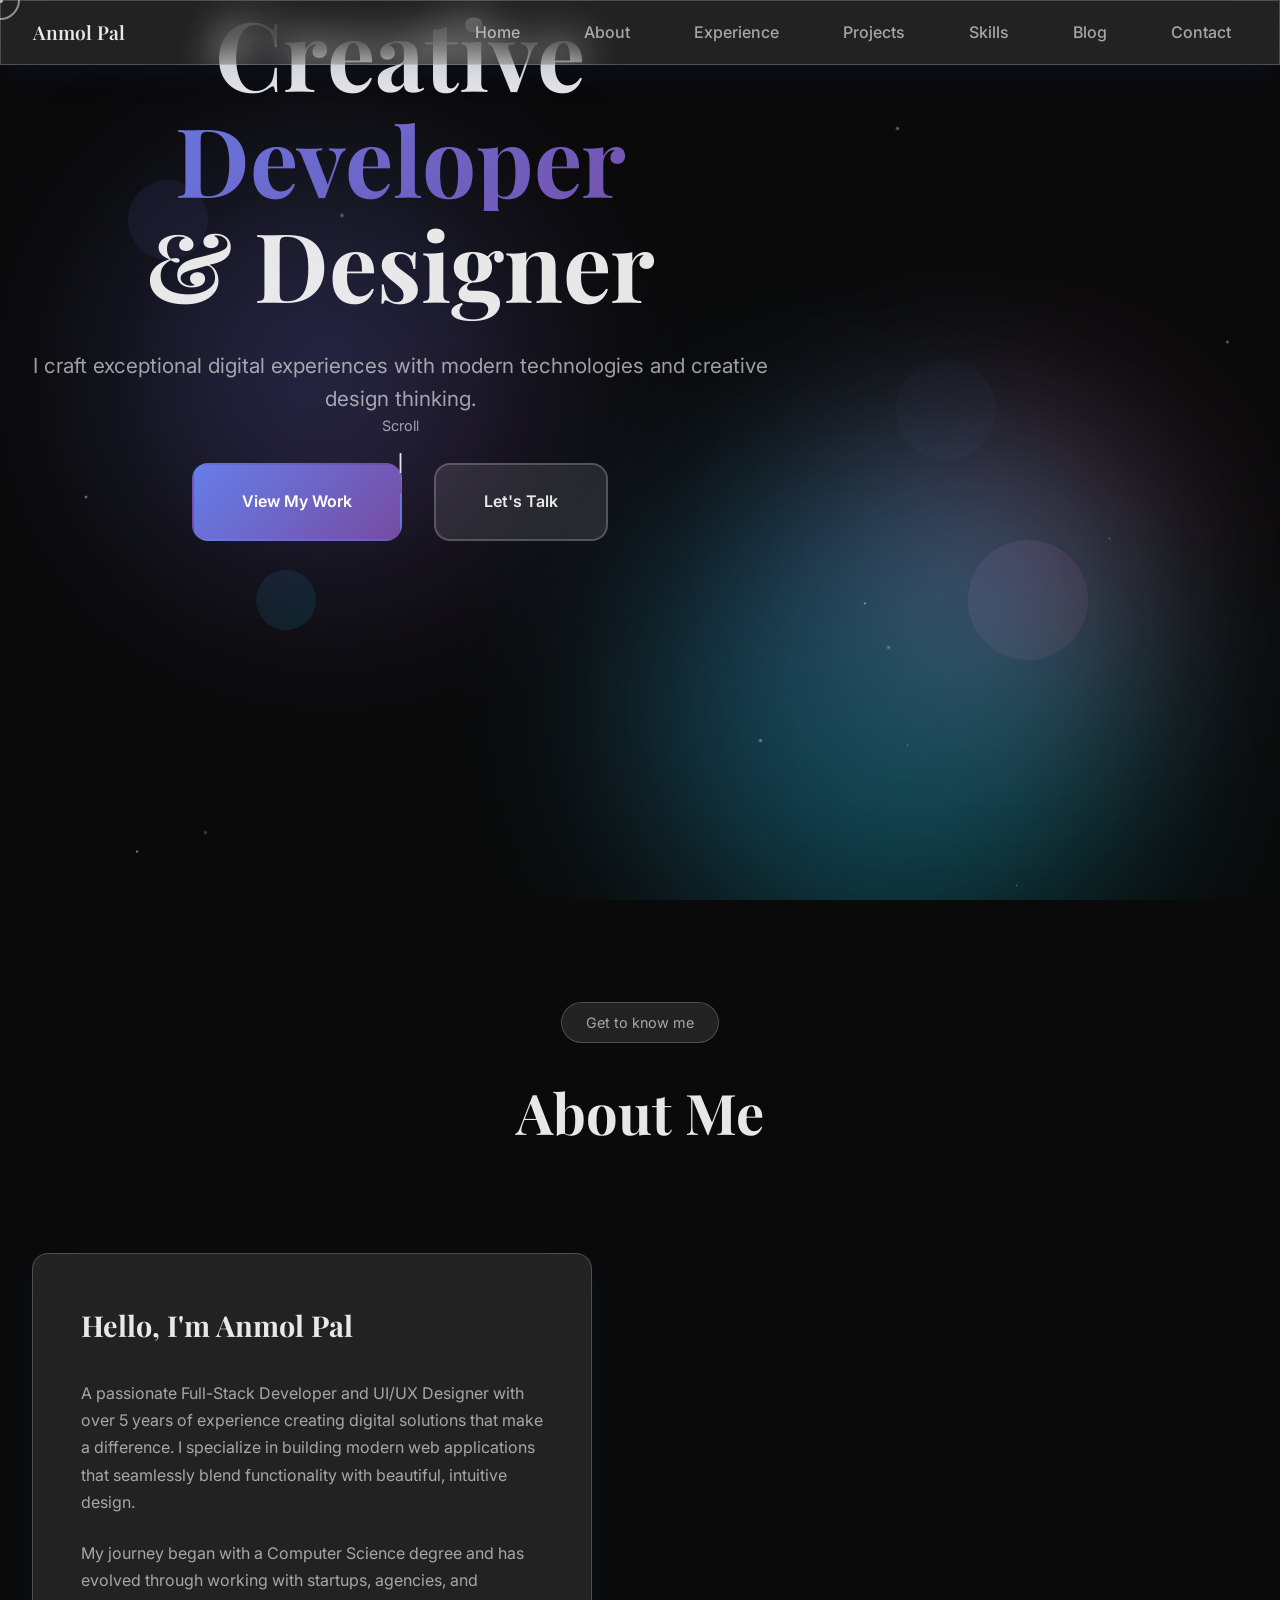
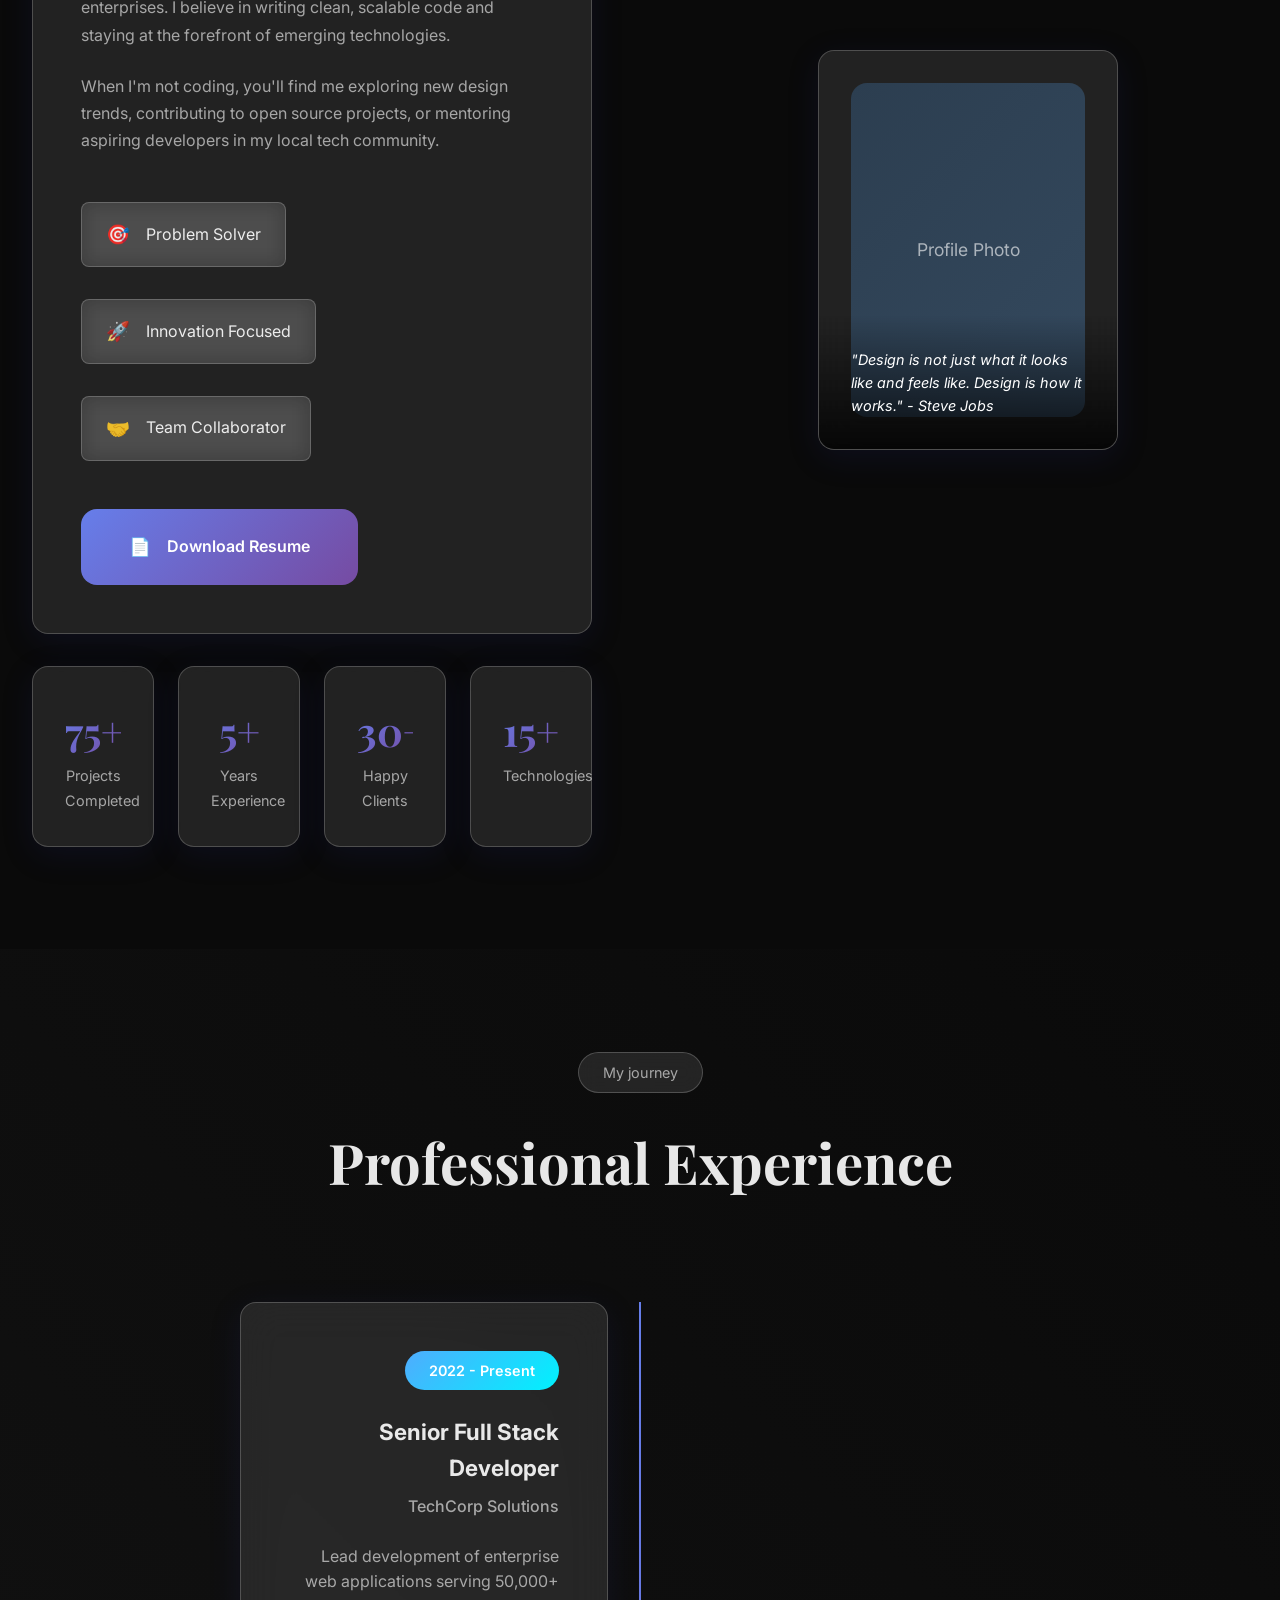
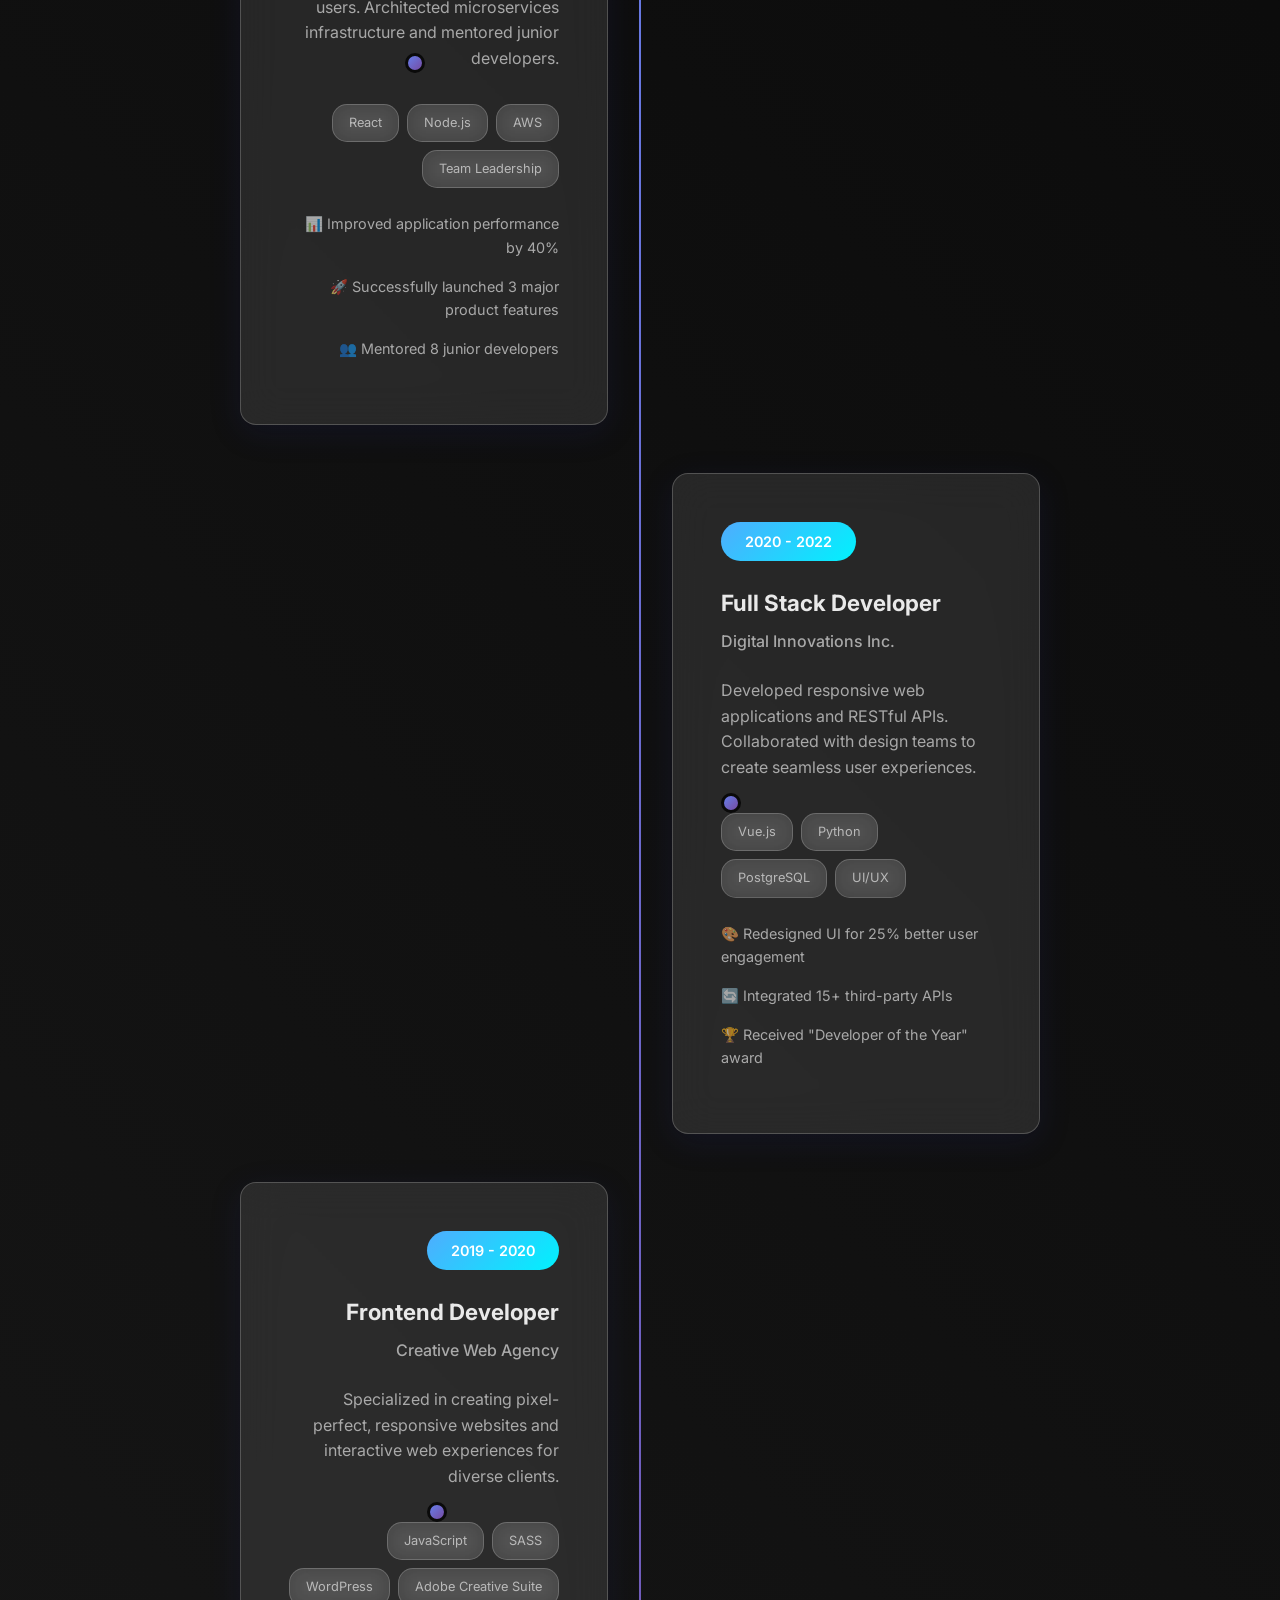
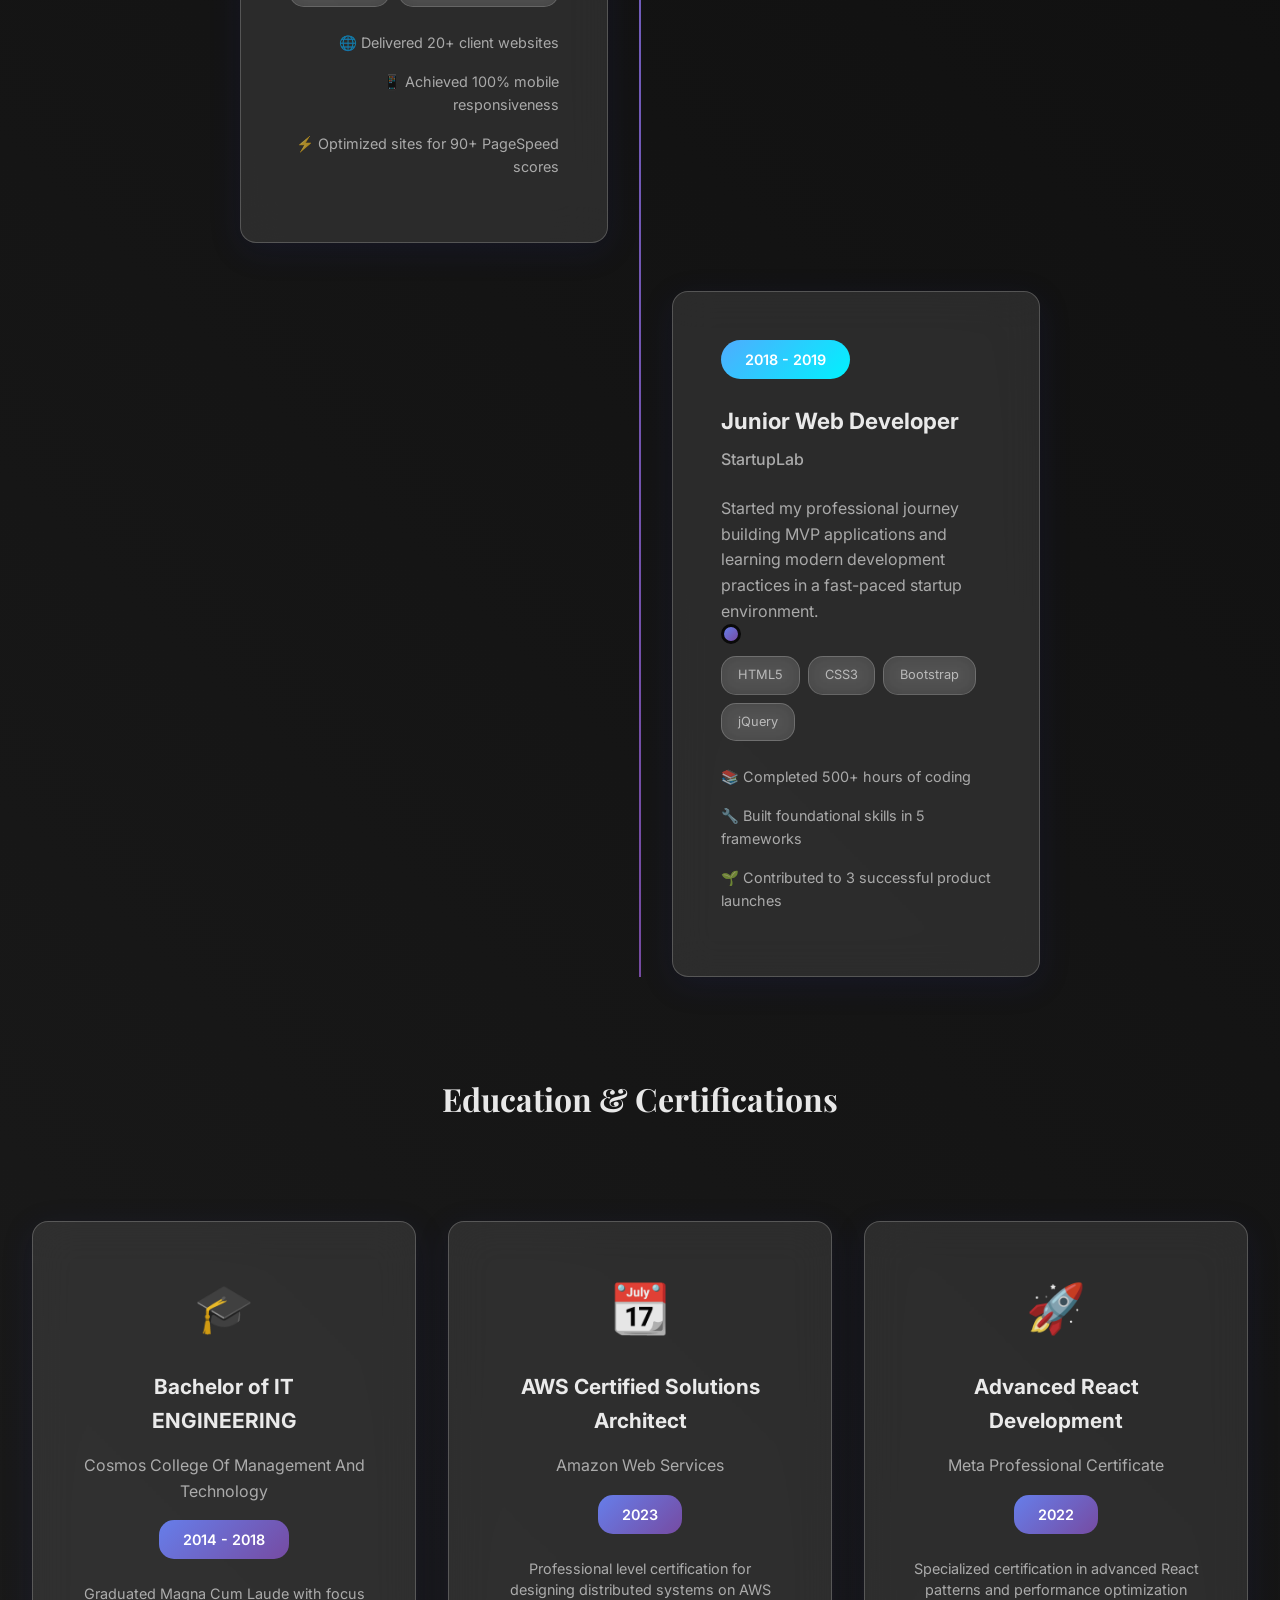
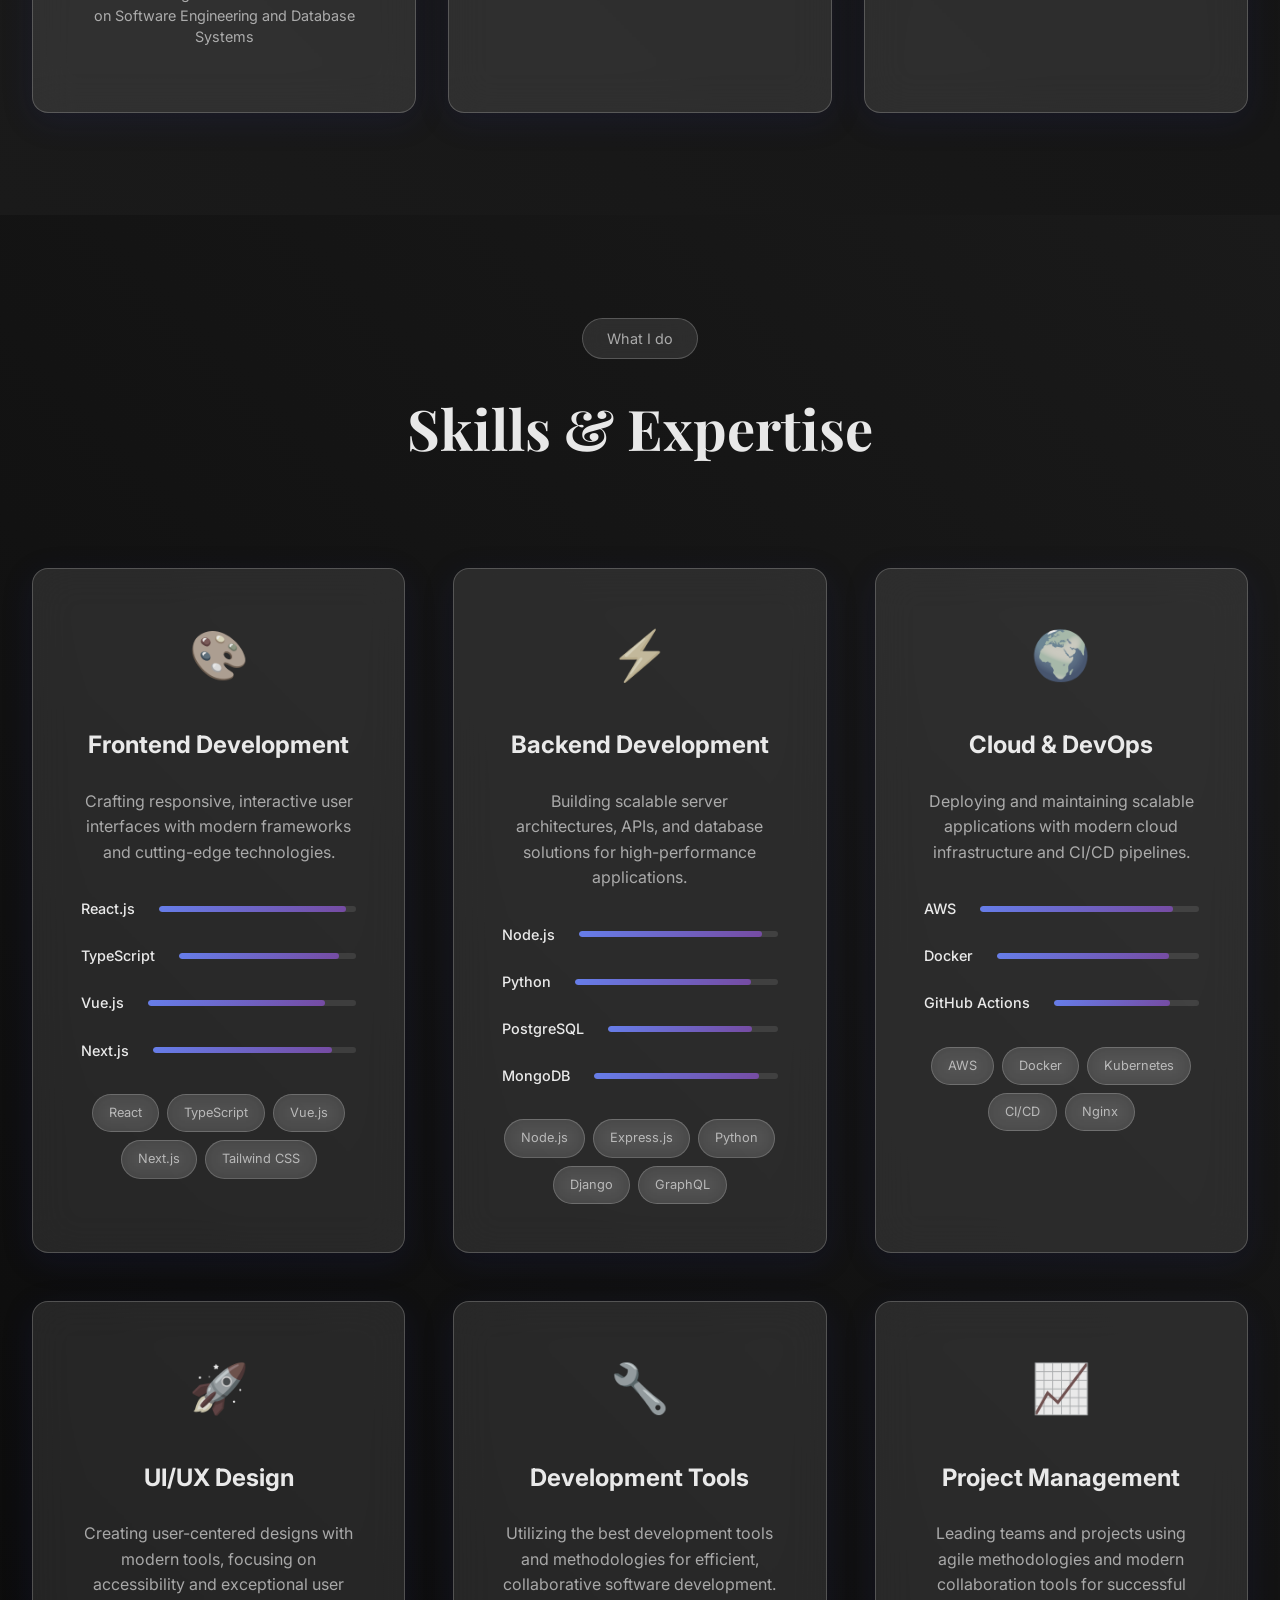
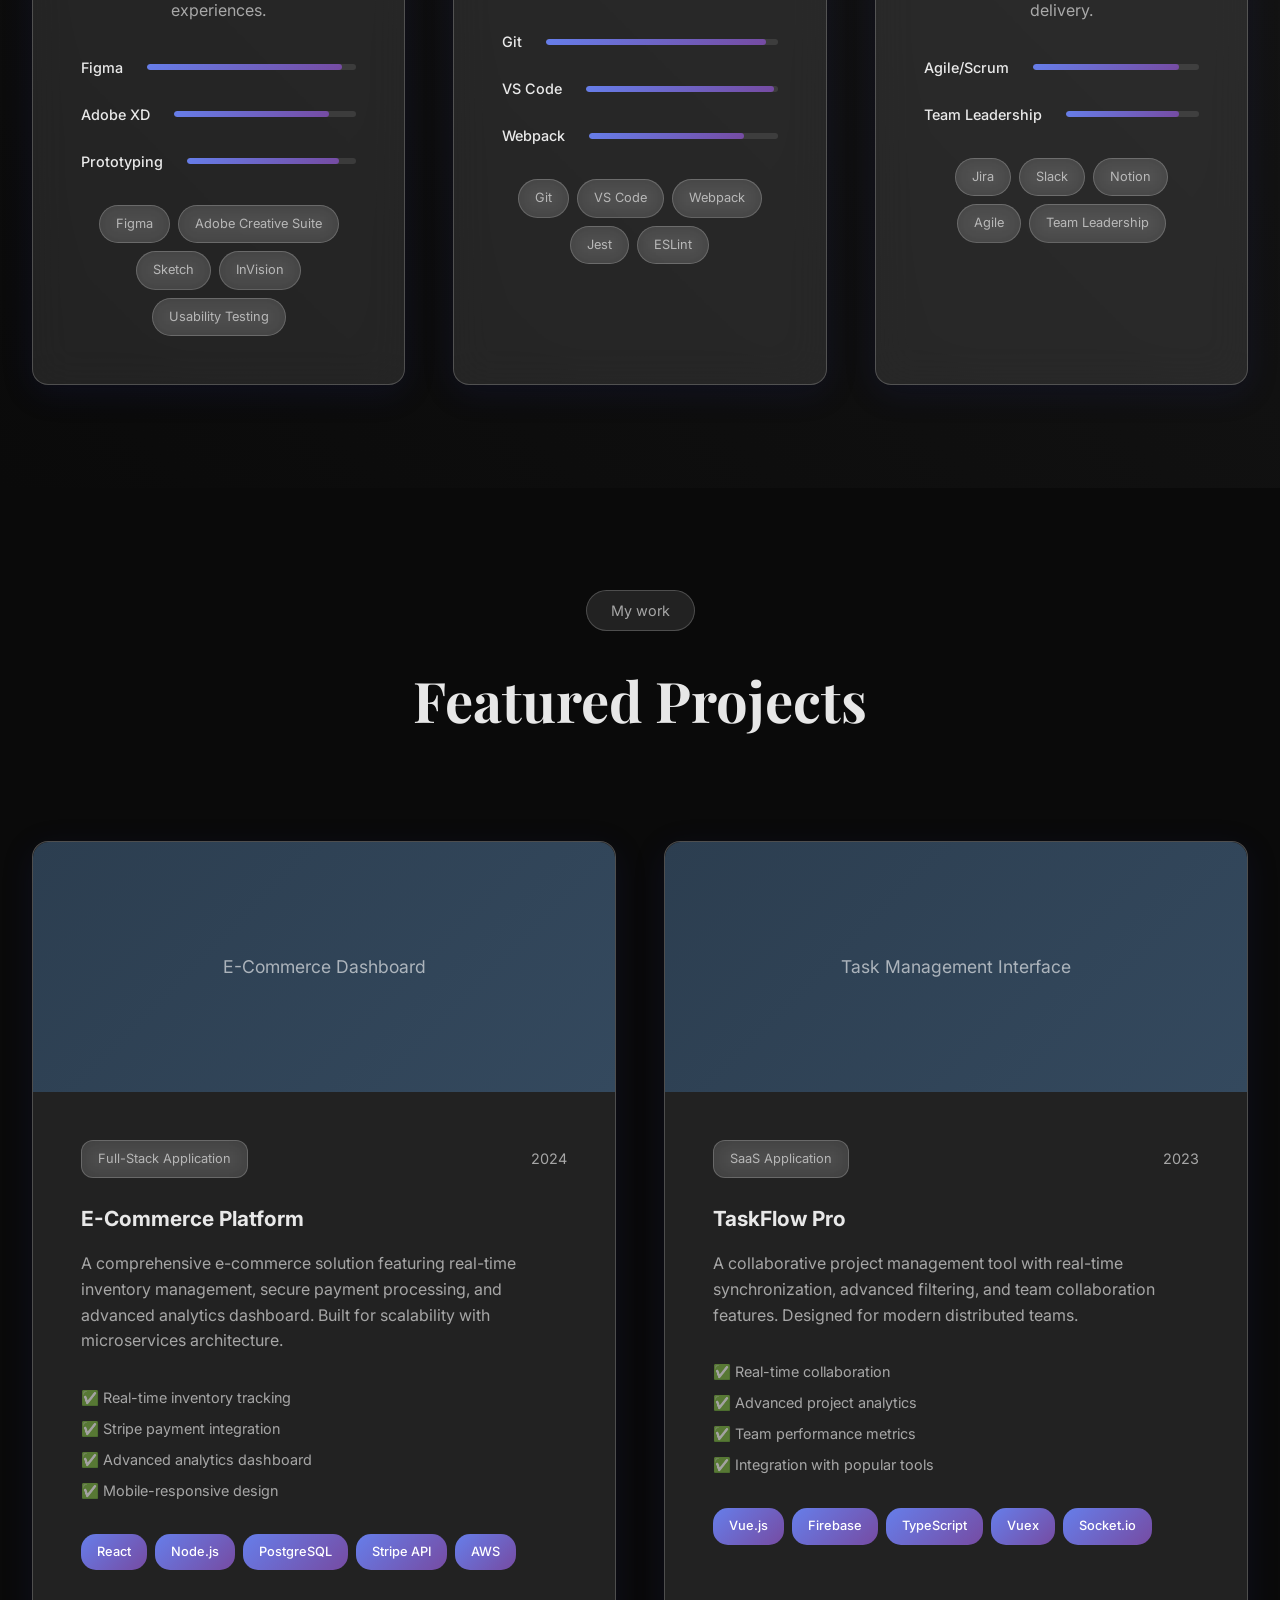
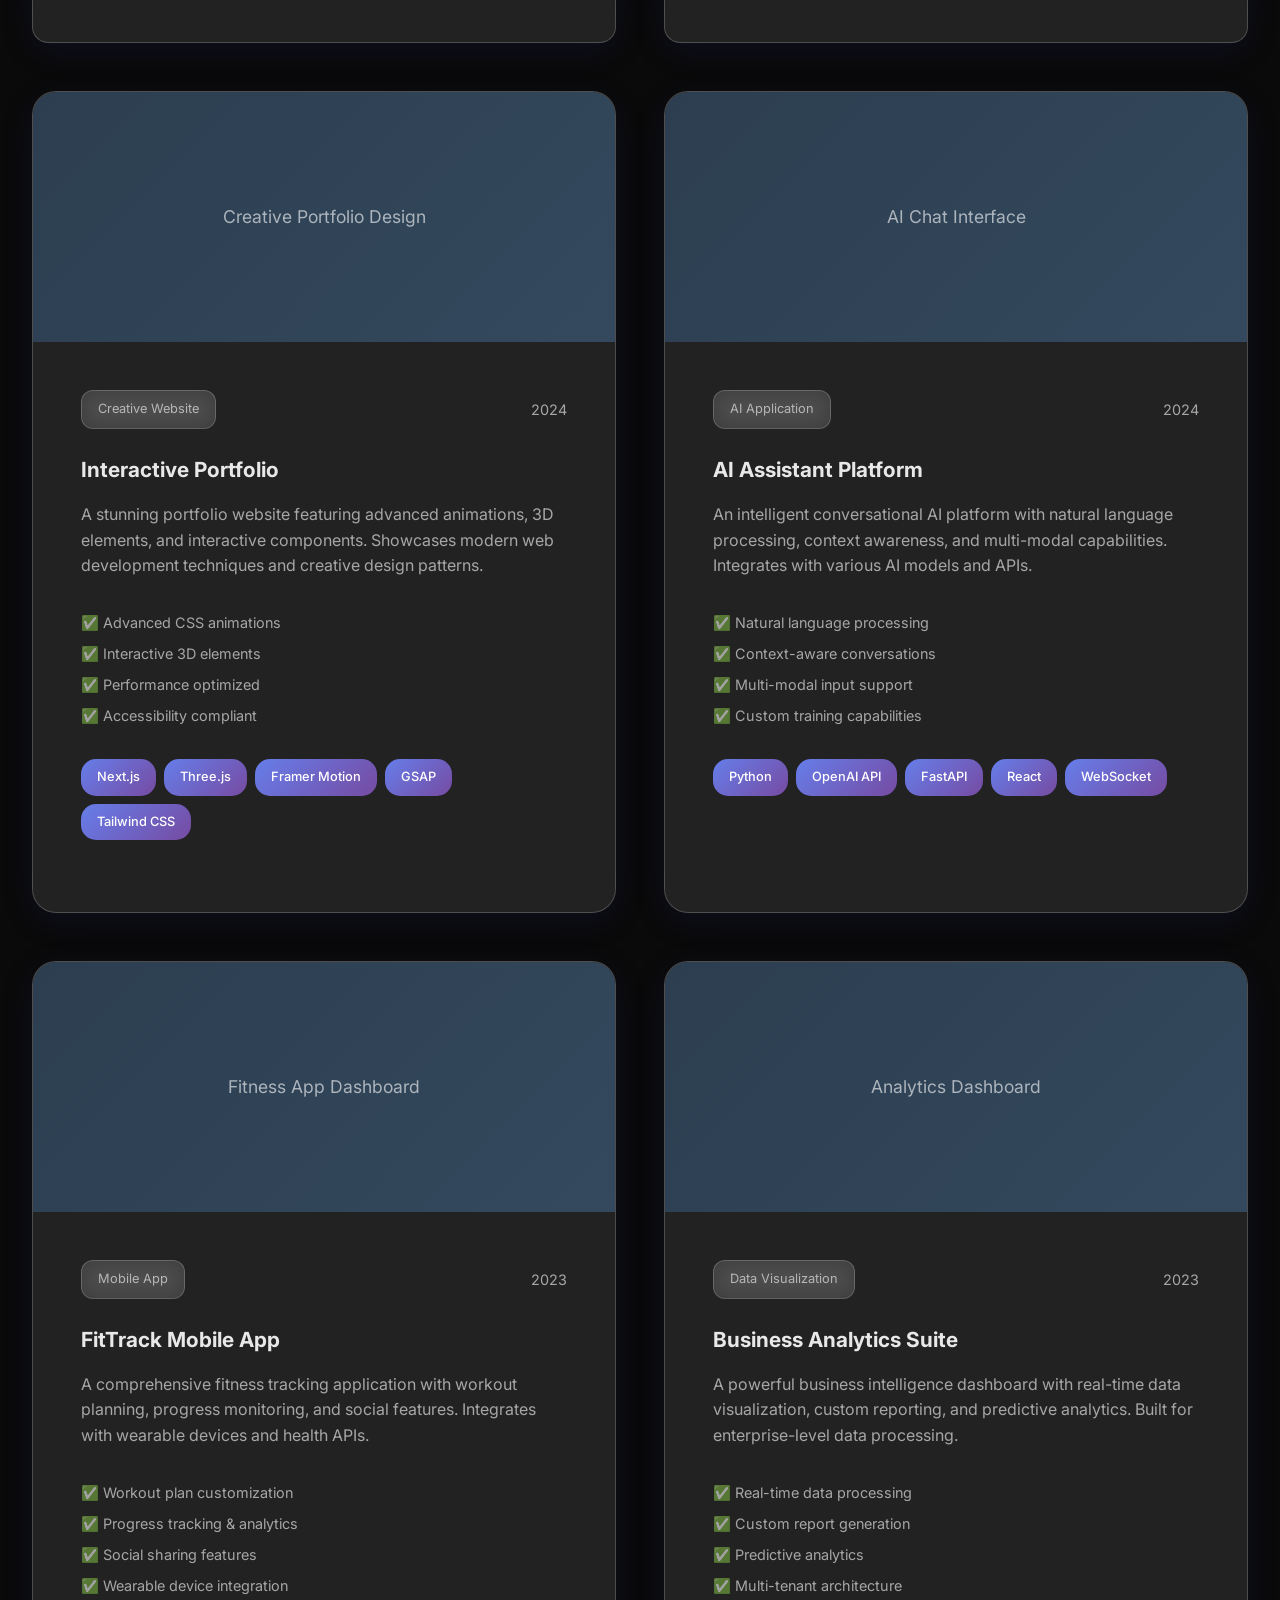
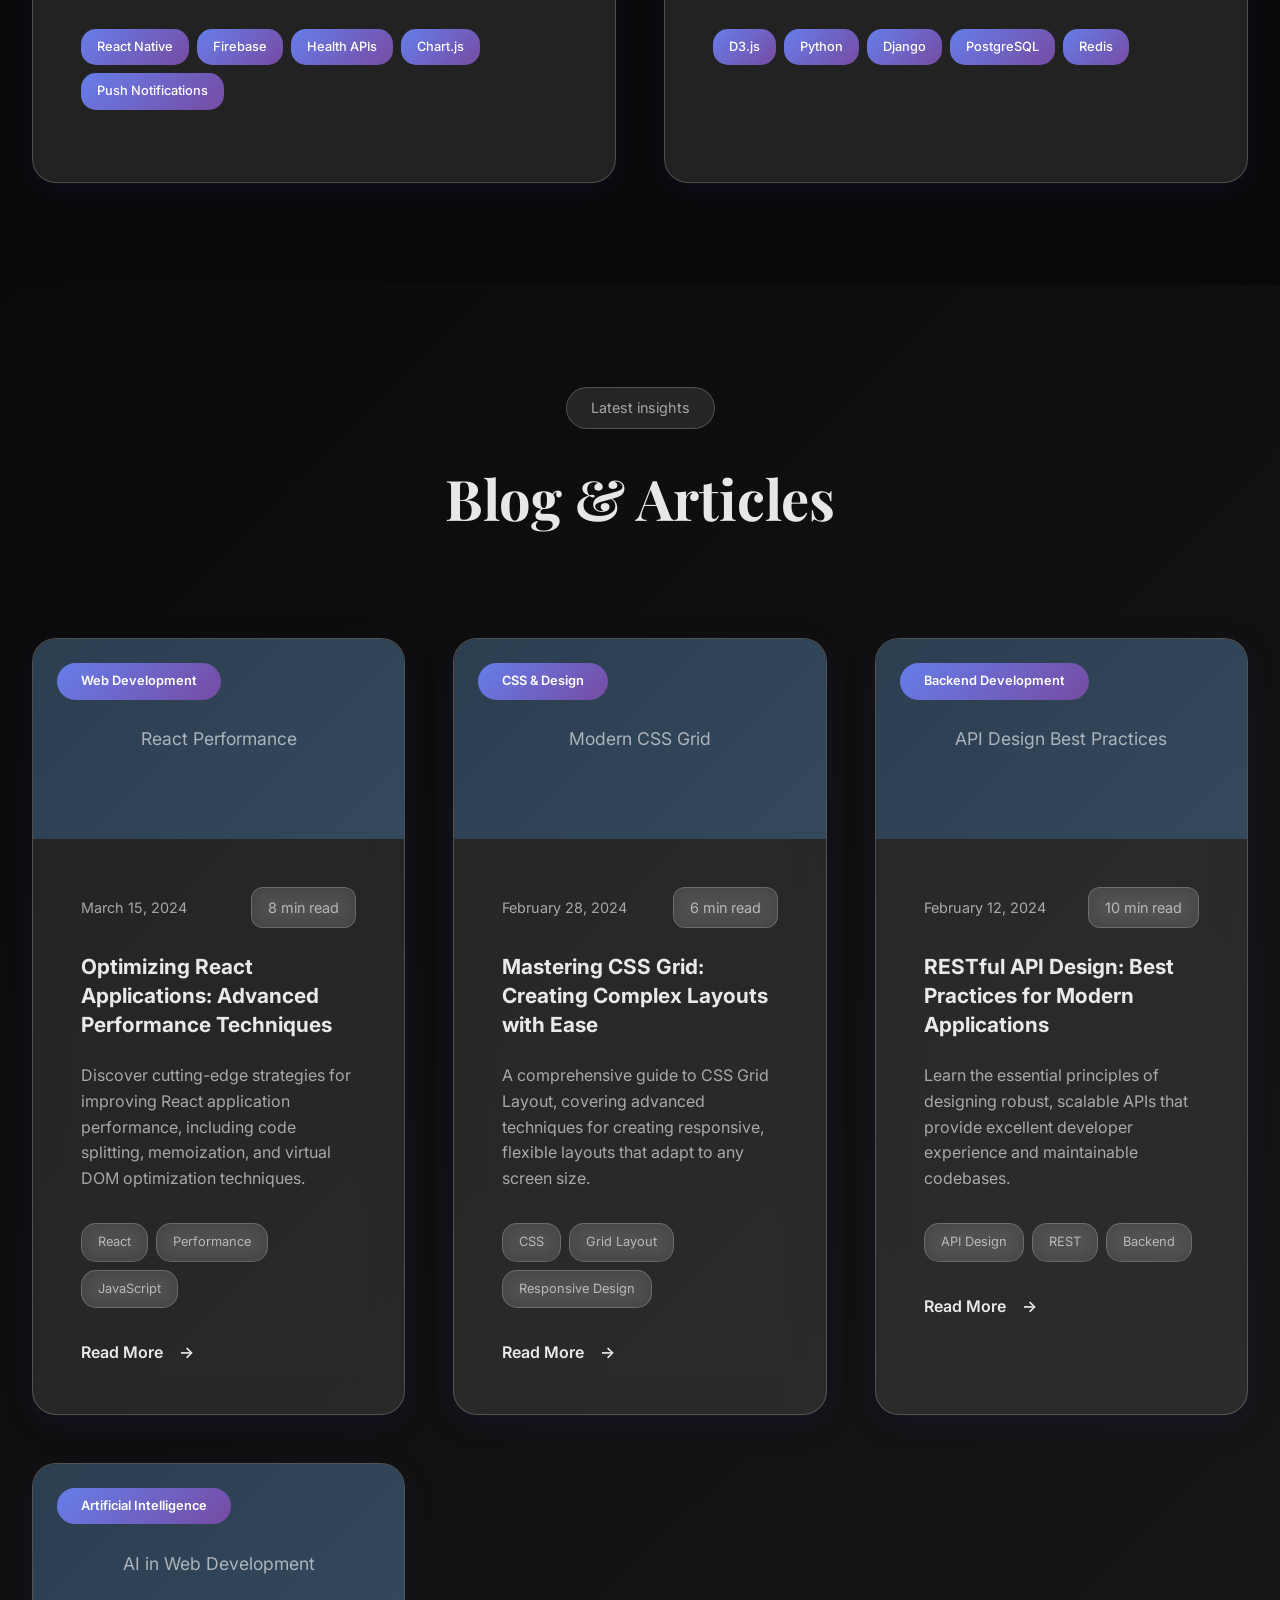
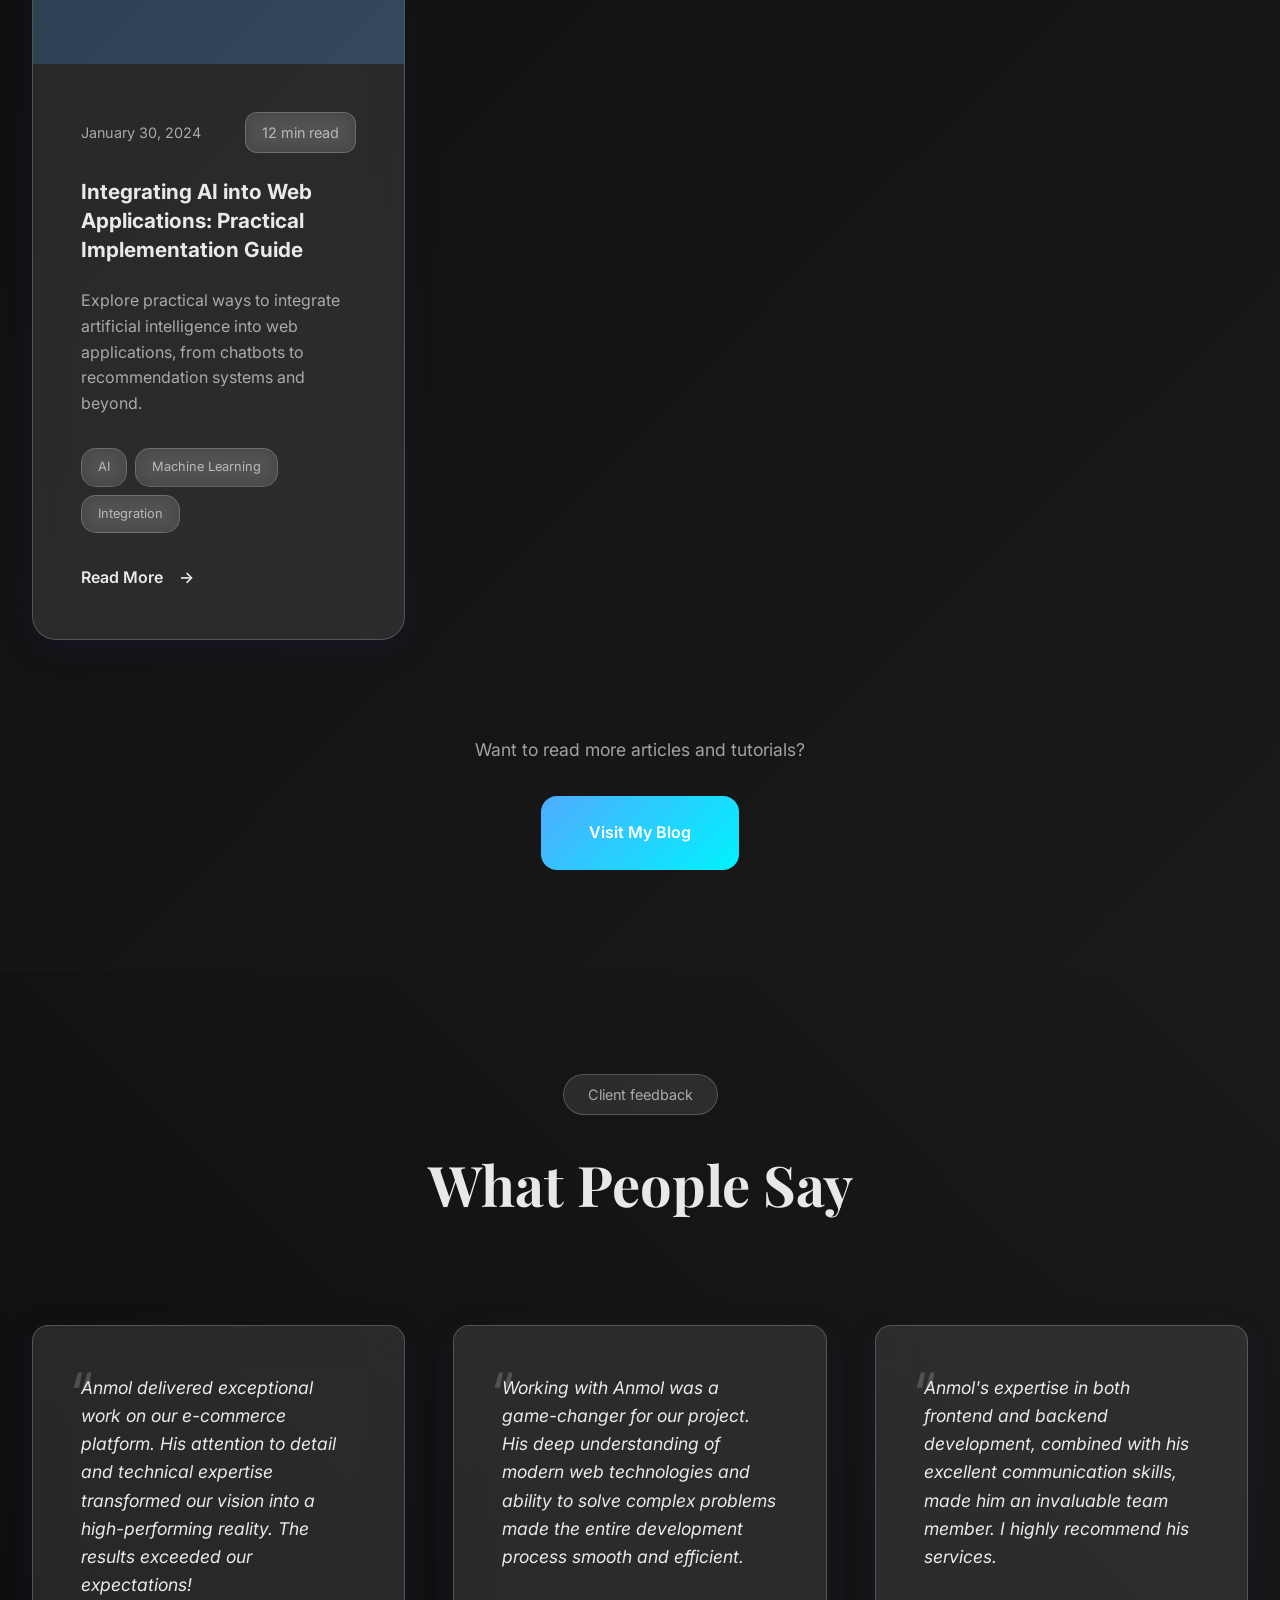
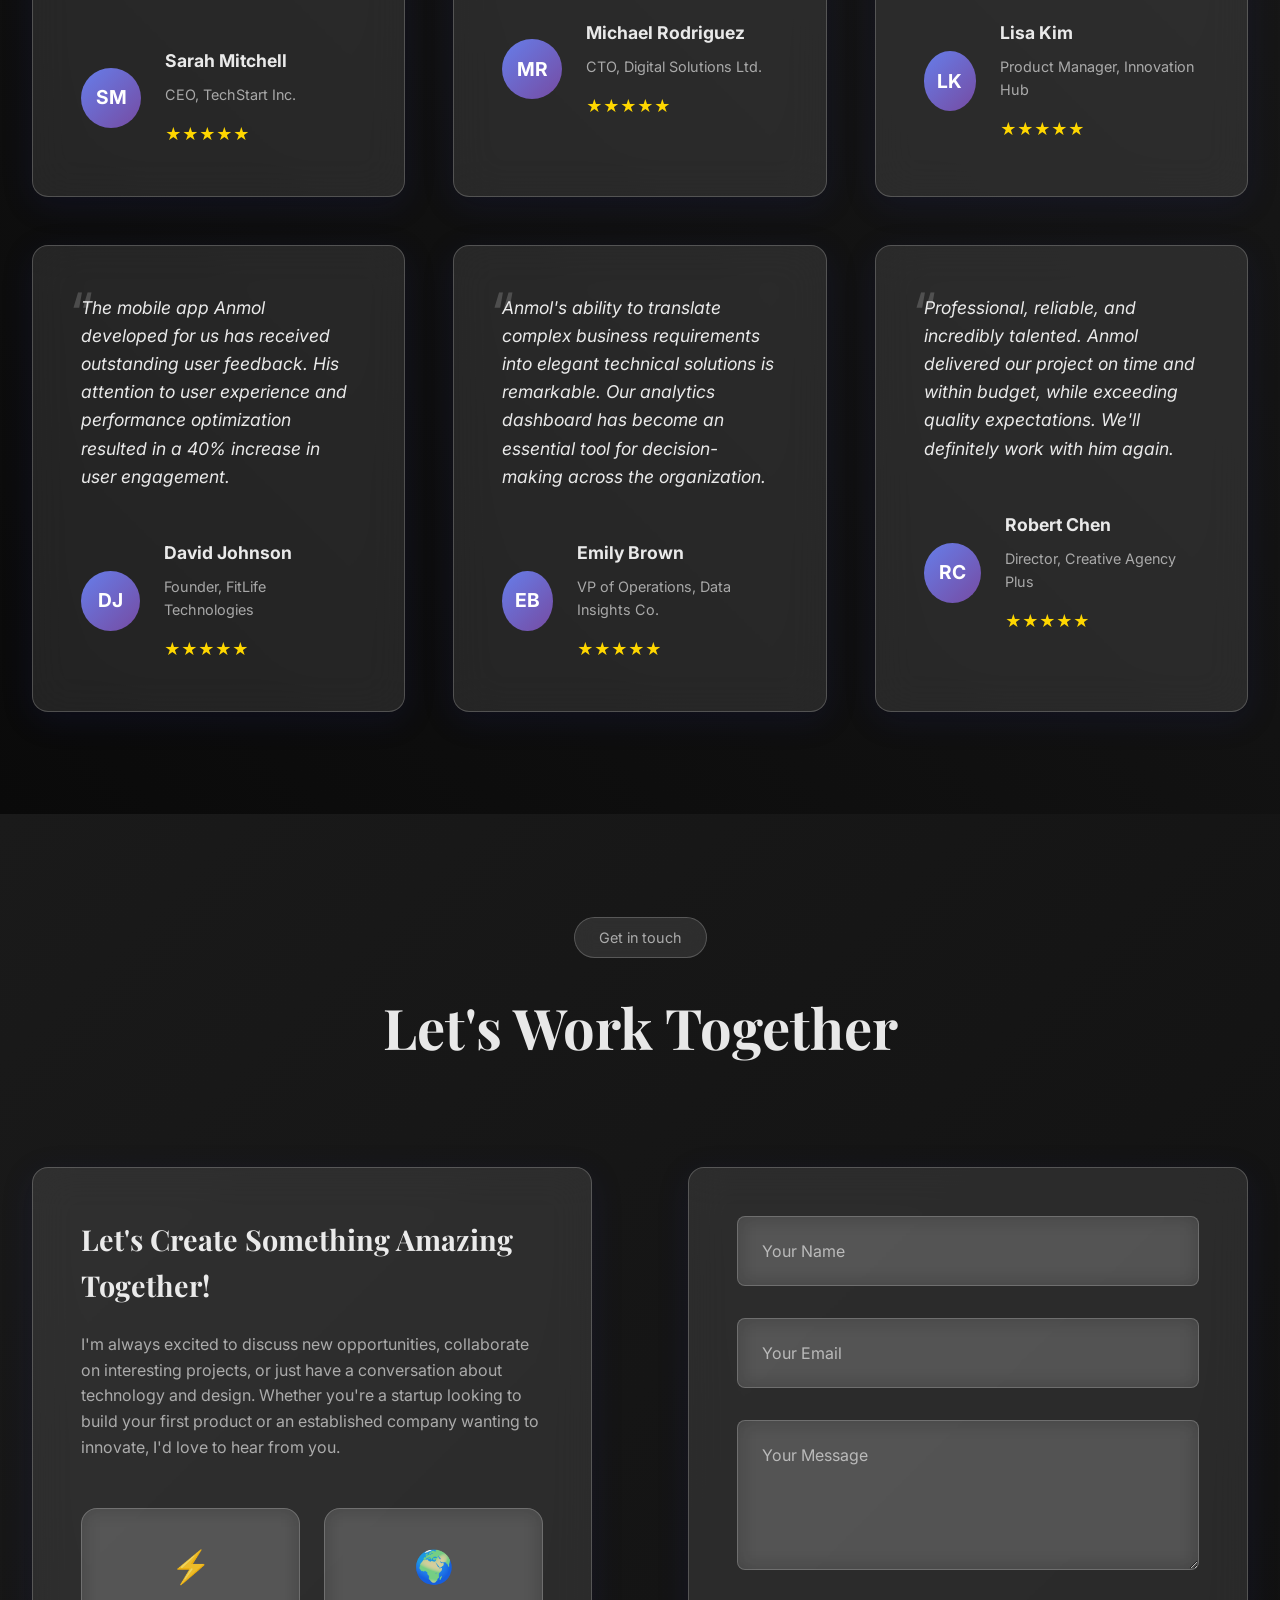
<file: index.html>
<!DOCTYPE html>
<html lang="en">
<head>
    <meta charset="UTF-8">
    <meta name="viewport" content="width=device-width, initial-scale=1.0">
    <title>Anmol Pal | Full-Stack Developer & Designer</title>
    <link rel="preconnect" href="https://fonts.googleapis.com">
    <link rel="preconnect" href="https://fonts.gstatic.com" crossorigin>
    <link href="https://fonts.googleapis.com/css2?family=Inter:wght@300;400;500;600;700&family=Playfair+Display:wght@400;500;600;700&display=swap" rel="stylesheet">
    <link rel="stylesheet" href="css/styles.css">
</head>
<body>
    <!-- Custom Cursor -->
    <div class="cursor-dot" data-cursor-dot></div>
    <div class="cursor-outline" data-cursor-outline></div>
    
    <!-- Floating Elements -->
    <div class="floating-shapes">
        <div class="floating-shape shape-1"></div>
        <div class="floating-shape shape-2"></div>
        <div class="floating-shape shape-3"></div>
        <div class="floating-shape shape-4"></div>
    </div>
    
    <!-- Navigation -->
    <nav class="navbar glass-effect">
        <div class="nav-container">
            <div class="nav-logo">
                <span class="logo-text">Anmol Pal</span>
            </div>
            <ul class="nav-menu">
                <li class="nav-item"><a href="#home" class="nav-link magnetic-btn">Home</a></li>
                <li class="nav-item"><a href="#about" class="nav-link magnetic-btn">About</a></li>
                <li class="nav-item"><a href="#experience" class="nav-link magnetic-btn">Experience</a></li>
                <li class="nav-item"><a href="#projects" class="nav-link magnetic-btn">Projects</a></li>
                <li class="nav-item"><a href="#skills" class="nav-link magnetic-btn">Skills</a></li>
                <li class="nav-item"><a href="#blog" class="nav-link magnetic-btn">Blog</a></li>
                <li class="nav-item"><a href="#contact" class="nav-link magnetic-btn">Contact</a></li>
            </ul>
            <div class="hamburger">
                <span class="bar"></span>
                <span class="bar"></span>
                <span class="bar"></span>
            </div>
        </div>
    </nav>

    <!-- Main Content -->
    <main class="main-content">
        <!-- Hero Section -->
        <section id="home" class="hero-section">
            <div class="particles-container"></div>
            <div class="hero-background">
                <div class="gradient-orb orb-1"></div>
                <div class="gradient-orb orb-2"></div>
                <div class="gradient-orb orb-3"></div>
            </div>
            <div class="hero-content">
                <div class="hero-text">
                    <h1 class="hero-title">
                        <span class="title-line">Creative</span>
                        <span class="title-line highlight">Developer</span>
                        <span class="title-line">& Designer</span>
                    </h1>
                    <p class="hero-description">I craft exceptional digital experiences with modern technologies and creative design thinking.</p>
                    <div class="hero-buttons">
                        <a href="#projects" class="cta-primary magnetic-btn">
                            <span>View My Work</span>
                            <div class="btn-bg"></div>
                        </a>
                        <a href="#contact" class="cta-secondary magnetic-btn">
                            <span>Let's Talk</span>
                        </a>
                    </div>
                </div>
                <div class="hero-scroll">
                    <div class="scroll-indicator">
                        <span>Scroll</span>
                        <div class="scroll-line"></div>
                    </div>
                </div>
            </div>
        </section>

        <!-- About Section -->
        <section id="about" class="about-section">
            <div class="container">
                <div class="section-header">
                    <span class="section-tag">Get to know me</span>
                    <h2 class="section-title">About Me</h2>
                </div>
                <div class="about-content">
                    <div class="about-text">
                        <div class="text-block glass-card">
                            <h3>Hello, I'm Anmol Pal</h3>
                            <p>A passionate Full-Stack Developer and UI/UX Designer with over 5 years of experience creating digital solutions that make a difference. I specialize in building modern web applications that seamlessly blend functionality with beautiful, intuitive design.</p>
                            <p>My journey began with a Computer Science degree and has evolved through working with startups, agencies, and enterprises. I believe in writing clean, scalable code and staying at the forefront of emerging technologies.</p>
                            <p>When I'm not coding, you'll find me exploring new design trends, contributing to open source projects, or mentoring aspiring developers in my local tech community.</p>
                            <div class="about-highlights">
                                <div class="highlight-item">
                                    <span class="highlight-icon">🎯</span>
                                    <span>Problem Solver</span>
                                </div>
                                <div class="highlight-item">
                                    <span class="highlight-icon">🚀</span>
                                    <span>Innovation Focused</span>
                                </div>
                                <div class="highlight-item">
                                    <span class="highlight-icon">🤝</span>
                                    <span>Team Collaborator</span>
                                </div>
                            </div>
                            <div class="resume-download">
                                <a href="assets/Anmol_Pal_Resume.pdf" download="Anmol_Pal_Resume.pdf" class="download-btn magnetic-btn">
                                    <span class="download-icon">📄</span>
                                    <span>Download Resume</span>
                                    <div class="btn-bg"></div>
                                </a>
                            </div>
                        </div>
                        <div class="stats-grid">
                            <div class="stat-item glass-card">
                                <span class="stat-number">75+</span>
                                <span class="stat-label">Projects Completed</span>
                            </div>
                            <div class="stat-item glass-card">
                                <span class="stat-number">5+</span>
                                <span class="stat-label">Years Experience</span>
                            </div>
                            <div class="stat-item glass-card">
                                <span class="stat-number">30+</span>
                                <span class="stat-label">Happy Clients</span>
                            </div>
                            <div class="stat-item glass-card">
                                <span class="stat-number">15+</span>
                                <span class="stat-label">Technologies</span>
                            </div>
                        </div>
                    </div>
                    <div class="about-image">
                        <div class="image-container glass-card">
                            <div class="profile-placeholder">
                                <span>Profile Photo</span>
                            </div>
                            <div class="image-overlay">
                                <p>"Design is not just what it looks like and feels like. Design is how it works." - Steve Jobs</p>
                            </div>
                        </div>
                    </div>
                </div>
            </div>
        </section>

        <!-- Experience Section -->
        <section id="experience" class="experience-section">
            <div class="container">
                <div class="section-header">
                    <span class="section-tag">My journey</span>
                    <h2 class="section-title">Professional Experience</h2>
                </div>
                <div class="experience-timeline">
                    <div class="timeline-item glass-card magnetic-btn">
                        <div class="timeline-date">2022 - Present</div>
                        <div class="timeline-content">
                            <h3>Senior Full Stack Developer</h3>
                            <h4>TechCorp Solutions</h4>
                            <p>Lead development of enterprise web applications serving 50,000+ users. Architected microservices infrastructure and mentored junior developers.</p>
                            <div class="achievement-tags">
                                <span>React</span>
                                <span>Node.js</span>
                                <span>AWS</span>
                                <span>Team Leadership</span>
                            </div>
                            <ul class="achievements">
                                <li>📊 Improved application performance by 40%</li>
                                <li>🚀 Successfully launched 3 major product features</li>
                                <li>👥 Mentored 8 junior developers</li>
                            </ul>
                        </div>
                    </div>
                    
                    <div class="timeline-item glass-card magnetic-btn">
                        <div class="timeline-date">2020 - 2022</div>
                        <div class="timeline-content">
                            <h3>Full Stack Developer</h3>
                            <h4>Digital Innovations Inc.</h4>
                            <p>Developed responsive web applications and RESTful APIs. Collaborated with design teams to create seamless user experiences.</p>
                            <div class="achievement-tags">
                                <span>Vue.js</span>
                                <span>Python</span>
                                <span>PostgreSQL</span>
                                <span>UI/UX</span>
                            </div>
                            <ul class="achievements">
                                <li>🎨 Redesigned UI for 25% better user engagement</li>
                                <li>🔄 Integrated 15+ third-party APIs</li>
                                <li>🏆 Received "Developer of the Year" award</li>
                            </ul>
                        </div>
                    </div>
                    
                    <div class="timeline-item glass-card magnetic-btn">
                        <div class="timeline-date">2019 - 2020</div>
                        <div class="timeline-content">
                            <h3>Frontend Developer</h3>
                            <h4>Creative Web Agency</h4>
                            <p>Specialized in creating pixel-perfect, responsive websites and interactive web experiences for diverse clients.</p>
                            <div class="achievement-tags">
                                <span>JavaScript</span>
                                <span>SASS</span>
                                <span>WordPress</span>
                                <span>Adobe Creative Suite</span>
                            </div>
                            <ul class="achievements">
                                <li>🌐 Delivered 20+ client websites</li>
                                <li>📱 Achieved 100% mobile responsiveness</li>
                                <li>⚡ Optimized sites for 90+ PageSpeed scores</li>
                            </ul>
                        </div>
                    </div>
                    
                    <div class="timeline-item glass-card magnetic-btn">
                        <div class="timeline-date">2018 - 2019</div>
                        <div class="timeline-content">
                            <h3>Junior Web Developer</h3>
                            <h4>StartupLab</h4>
                            <p>Started my professional journey building MVP applications and learning modern development practices in a fast-paced startup environment.</p>
                            <div class="achievement-tags">
                                <span>HTML5</span>
                                <span>CSS3</span>
                                <span>Bootstrap</span>
                                <span>jQuery</span>
                            </div>
                            <ul class="achievements">
                                <li>📚 Completed 500+ hours of coding</li>
                                <li>🔧 Built foundational skills in 5 frameworks</li>
                                <li>🌱 Contributed to 3 successful product launches</li>
                            </ul>
                        </div>
                    </div>
                </div>
                
                <!-- Education & Certifications -->
                <div class="education-section">
                    <div class="section-header">
                        <h3 class="section-subtitle">Education & Certifications</h3>
                    </div>
                    <div class="education-grid">
                        <div class="education-card glass-card">
                            <div class="edu-icon">🎓</div>
                            <h4>Bachelor of IT ENGINEERING</h4>
                            <p>Cosmos College Of Management And Technology</p>
                            <span class="edu-year">2014 - 2018</span>
                            <div class="edu-details">
                                <p>Graduated Magna Cum Laude with focus on Software Engineering and Database Systems</p>
                            </div>
                        </div>
                        
                        <div class="education-card glass-card">
                            <div class="edu-icon">📆</div>
                            <h4>AWS Certified Solutions Architect</h4>
                            <p>Amazon Web Services</p>
                            <span class="edu-year">2023</span>
                            <div class="edu-details">
                                <p>Professional level certification for designing distributed systems on AWS</p>
                            </div>
                        </div>
                        
                        <div class="education-card glass-card">
                            <div class="edu-icon">🚀</div>
                            <h4>Advanced React Development</h4>
                            <p>Meta Professional Certificate</p>
                            <span class="edu-year">2022</span>
                            <div class="edu-details">
                                <p>Specialized certification in advanced React patterns and performance optimization</p>
                            </div>
                        </div>
                    </div>
                </div>
            </div>
        </section>

        <!-- Skills Section -->
        <section id="skills" class="skills-section">
            <div class="container">
                <div class="section-header">
                    <span class="section-tag">What I do</span>
                    <h2 class="section-title">Skills & Expertise</h2>
                </div>
                <div class="skills-grid">
                    <div class="skill-card glass-card magnetic-btn liquid-morph water-bubble">
                        <div class="skill-icon">🎨</div>
                        <h3>Frontend Development</h3>
                        <p>Crafting responsive, interactive user interfaces with modern frameworks and cutting-edge technologies.</p>
                        <div class="skill-proficiencies">
                            <div class="proficiency-item">
                                <span class="tech-name">React.js</span>
                                <div class="proficiency-bar">
                                    <div class="proficiency-fill" style="width: 95%;"></div>
                                </div>
                            </div>
                            <div class="proficiency-item">
                                <span class="tech-name">TypeScript</span>
                                <div class="proficiency-bar">
                                    <div class="proficiency-fill" style="width: 90%;"></div>
                                </div>
                            </div>
                            <div class="proficiency-item">
                                <span class="tech-name">Vue.js</span>
                                <div class="proficiency-bar">
                                    <div class="proficiency-fill" style="width: 85%;"></div>
                                </div>
                            </div>
                            <div class="proficiency-item">
                                <span class="tech-name">Next.js</span>
                                <div class="proficiency-bar">
                                    <div class="proficiency-fill" style="width: 88%;"></div>
                                </div>
                            </div>
                        </div>
                        <div class="skill-tags">
                            <span>React</span>
                            <span>TypeScript</span>
                            <span>Vue.js</span>
                            <span>Next.js</span>
                            <span>Tailwind CSS</span>
                        </div>
                    </div>
                    
                    <div class="skill-card glass-card magnetic-btn liquid-morph water-bubble">
                        <div class="skill-icon">⚡</div>
                        <h3>Backend Development</h3>
                        <p>Building scalable server architectures, APIs, and database solutions for high-performance applications.</p>
                        <div class="skill-proficiencies">
                            <div class="proficiency-item">
                                <span class="tech-name">Node.js</span>
                                <div class="proficiency-bar">
                                    <div class="proficiency-fill" style="width: 92%;"></div>
                                </div>
                            </div>
                            <div class="proficiency-item">
                                <span class="tech-name">Python</span>
                                <div class="proficiency-bar">
                                    <div class="proficiency-fill" style="width: 87%;"></div>
                                </div>
                            </div>
                            <div class="proficiency-item">
                                <span class="tech-name">PostgreSQL</span>
                                <div class="proficiency-bar">
                                    <div class="proficiency-fill" style="width: 85%;"></div>
                                </div>
                            </div>
                            <div class="proficiency-item">
                                <span class="tech-name">MongoDB</span>
                                <div class="proficiency-bar">
                                    <div class="proficiency-fill" style="width: 90%;"></div>
                                </div>
                            </div>
                        </div>
                        <div class="skill-tags">
                            <span>Node.js</span>
                            <span>Express.js</span>
                            <span>Python</span>
                            <span>Django</span>
                            <span>GraphQL</span>
                        </div>
                    </div>
                    
                    <div class="skill-card glass-card magnetic-btn liquid-morph water-bubble">
                        <div class="skill-icon">🌍</div>
                        <h3>Cloud & DevOps</h3>
                        <p>Deploying and maintaining scalable applications with modern cloud infrastructure and CI/CD pipelines.</p>
                        <div class="skill-proficiencies">
                            <div class="proficiency-item">
                                <span class="tech-name">AWS</span>
                                <div class="proficiency-bar">
                                    <div class="proficiency-fill" style="width: 88%;"></div>
                                </div>
                            </div>
                            <div class="proficiency-item">
                                <span class="tech-name">Docker</span>
                                <div class="proficiency-bar">
                                    <div class="proficiency-fill" style="width: 85%;"></div>
                                </div>
                            </div>
                            <div class="proficiency-item">
                                <span class="tech-name">GitHub Actions</span>
                                <div class="proficiency-bar">
                                    <div class="proficiency-fill" style="width: 80%;"></div>
                                </div>
                            </div>
                        </div>
                        <div class="skill-tags">
                            <span>AWS</span>
                            <span>Docker</span>
                            <span>Kubernetes</span>
                            <span>CI/CD</span>
                            <span>Nginx</span>
                        </div>
                    </div>
                    
                    <div class="skill-card glass-card magnetic-btn liquid-morph water-bubble">
                        <div class="skill-icon">🚀</div>
                        <h3>UI/UX Design</h3>
                        <p>Creating user-centered designs with modern tools, focusing on accessibility and exceptional user experiences.</p>
                        <div class="skill-proficiencies">
                            <div class="proficiency-item">
                                <span class="tech-name">Figma</span>
                                <div class="proficiency-bar">
                                    <div class="proficiency-fill" style="width: 93%;"></div>
                                </div>
                            </div>
                            <div class="proficiency-item">
                                <span class="tech-name">Adobe XD</span>
                                <div class="proficiency-bar">
                                    <div class="proficiency-fill" style="width: 85%;"></div>
                                </div>
                            </div>
                            <div class="proficiency-item">
                                <span class="tech-name">Prototyping</span>
                                <div class="proficiency-bar">
                                    <div class="proficiency-fill" style="width: 90%;"></div>
                                </div>
                            </div>
                        </div>
                        <div class="skill-tags">
                            <span>Figma</span>
                            <span>Adobe Creative Suite</span>
                            <span>Sketch</span>
                            <span>InVision</span>
                            <span>Usability Testing</span>
                        </div>
                    </div>
                    
                    <div class="skill-card glass-card magnetic-btn liquid-morph water-bubble">
                        <div class="skill-icon">🔧</div>
                        <h3>Development Tools</h3>
                        <p>Utilizing the best development tools and methodologies for efficient, collaborative software development.</p>
                        <div class="skill-proficiencies">
                            <div class="proficiency-item">
                                <span class="tech-name">Git</span>
                                <div class="proficiency-bar">
                                    <div class="proficiency-fill" style="width: 95%;"></div>
                                </div>
                            </div>
                            <div class="proficiency-item">
                                <span class="tech-name">VS Code</span>
                                <div class="proficiency-bar">
                                    <div class="proficiency-fill" style="width: 98%;"></div>
                                </div>
                            </div>
                            <div class="proficiency-item">
                                <span class="tech-name">Webpack</span>
                                <div class="proficiency-bar">
                                    <div class="proficiency-fill" style="width: 82%;"></div>
                                </div>
                            </div>
                        </div>
                        <div class="skill-tags">
                            <span>Git</span>
                            <span>VS Code</span>
                            <span>Webpack</span>
                            <span>Jest</span>
                            <span>ESLint</span>
                        </div>
                    </div>
                    
                    <div class="skill-card glass-card magnetic-btn liquid-morph water-bubble">
                        <div class="skill-icon">📈</div>
                        <h3>Project Management</h3>
                        <p>Leading teams and projects using agile methodologies and modern collaboration tools for successful delivery.</p>
                        <div class="skill-proficiencies">
                            <div class="proficiency-item">
                                <span class="tech-name">Agile/Scrum</span>
                                <div class="proficiency-bar">
                                    <div class="proficiency-fill" style="width: 88%;"></div>
                                </div>
                            </div>
                            <div class="proficiency-item">
                                <span class="tech-name">Team Leadership</span>
                                <div class="proficiency-bar">
                                    <div class="proficiency-fill" style="width: 85%;"></div>
                                </div>
                            </div>
                        </div>
                        <div class="skill-tags">
                            <span>Jira</span>
                            <span>Slack</span>
                            <span>Notion</span>
                            <span>Agile</span>
                            <span>Team Leadership</span>
                        </div>
                    </div>
                </div>
            </div>
        </section>

        <!-- Projects Section -->
        <section id="projects" class="projects-section">
            <div class="container">
                <div class="section-header">
                    <span class="section-tag">My work</span>
                    <h2 class="section-title">Featured Projects</h2>
                </div>
                <div class="projects-grid">
                    <div class="project-card glass-card magnetic-btn water-ripple liquid-morph">
                        <div class="project-image">
                            <div class="project-placeholder">E-Commerce Dashboard</div>
                            <div class="project-overlay">
                                <div class="project-links">
                                    <a href="#" class="project-link">🔗 Live Demo</a>
                                    <a href="#" class="project-link">📱 GitHub</a>
                                </div>
                            </div>
                        </div>
                        <div class="project-info">
                            <div class="project-meta">
                                <span class="project-type">Full-Stack Application</span>
                                <span class="project-year">2024</span>
                            </div>
                            <h3>E-Commerce Platform</h3>
                            <p>A comprehensive e-commerce solution featuring real-time inventory management, secure payment processing, and advanced analytics dashboard. Built for scalability with microservices architecture.</p>
                            <div class="project-features">
                                <ul>
                                    <li>✅ Real-time inventory tracking</li>
                                    <li>✅ Stripe payment integration</li>
                                    <li>✅ Advanced analytics dashboard</li>
                                    <li>✅ Mobile-responsive design</li>
                                </ul>
                            </div>
                            <div class="project-tags">
                                <span>React</span>
                                <span>Node.js</span>
                                <span>PostgreSQL</span>
                                <span>Stripe API</span>
                                <span>AWS</span>
                            </div>
                        </div>
                    </div>
                    
                    <div class="project-card glass-card magnetic-btn water-ripple liquid-morph">
                        <div class="project-image">
                            <div class="project-placeholder">Task Management Interface</div>
                            <div class="project-overlay">
                                <div class="project-links">
                                    <a href="#" class="project-link">🔗 Live Demo</a>
                                    <a href="#" class="project-link">📱 GitHub</a>
                                </div>
                            </div>
                        </div>
                        <div class="project-info">
                            <div class="project-meta">
                                <span class="project-type">SaaS Application</span>
                                <span class="project-year">2023</span>
                            </div>
                            <h3>TaskFlow Pro</h3>
                            <p>A collaborative project management tool with real-time synchronization, advanced filtering, and team collaboration features. Designed for modern distributed teams.</p>
                            <div class="project-features">
                                <ul>
                                    <li>✅ Real-time collaboration</li>
                                    <li>✅ Advanced project analytics</li>
                                    <li>✅ Team performance metrics</li>
                                    <li>✅ Integration with popular tools</li>
                                </ul>
                            </div>
                            <div class="project-tags">
                                <span>Vue.js</span>
                                <span>Firebase</span>
                                <span>TypeScript</span>
                                <span>Vuex</span>
                                <span>Socket.io</span>
                            </div>
                        </div>
                    </div>
                    
                    <div class="project-card glass-card magnetic-btn">
                        <div class="project-image">
                            <div class="project-placeholder">Creative Portfolio Design</div>
                            <div class="project-overlay">
                                <div class="project-links">
                                    <a href="#" class="project-link">🔗 Live Demo</a>
                                    <a href="#" class="project-link">📱 GitHub</a>
                                </div>
                            </div>
                        </div>
                        <div class="project-info">
                            <div class="project-meta">
                                <span class="project-type">Creative Website</span>
                                <span class="project-year">2024</span>
                            </div>
                            <h3>Interactive Portfolio</h3>
                            <p>A stunning portfolio website featuring advanced animations, 3D elements, and interactive components. Showcases modern web development techniques and creative design patterns.</p>
                            <div class="project-features">
                                <ul>
                                    <li>✅ Advanced CSS animations</li>
                                    <li>✅ Interactive 3D elements</li>
                                    <li>✅ Performance optimized</li>
                                    <li>✅ Accessibility compliant</li>
                                </ul>
                            </div>
                            <div class="project-tags">
                                <span>Next.js</span>
                                <span>Three.js</span>
                                <span>Framer Motion</span>
                                <span>GSAP</span>
                                <span>Tailwind CSS</span>
                            </div>
                        </div>
                    </div>
                    
                    <div class="project-card glass-card magnetic-btn">
                        <div class="project-image">
                            <div class="project-placeholder">AI Chat Interface</div>
                            <div class="project-overlay">
                                <div class="project-links">
                                    <a href="#" class="project-link">🔗 Live Demo</a>
                                    <a href="#" class="project-link">📱 GitHub</a>
                                </div>
                            </div>
                        </div>
                        <div class="project-info">
                            <div class="project-meta">
                                <span class="project-type">AI Application</span>
                                <span class="project-year">2024</span>
                            </div>
                            <h3>AI Assistant Platform</h3>
                            <p>An intelligent conversational AI platform with natural language processing, context awareness, and multi-modal capabilities. Integrates with various AI models and APIs.</p>
                            <div class="project-features">
                                <ul>
                                    <li>✅ Natural language processing</li>
                                    <li>✅ Context-aware conversations</li>
                                    <li>✅ Multi-modal input support</li>
                                    <li>✅ Custom training capabilities</li>
                                </ul>
                            </div>
                            <div class="project-tags">
                                <span>Python</span>
                                <span>OpenAI API</span>
                                <span>FastAPI</span>
                                <span>React</span>
                                <span>WebSocket</span>
                            </div>
                        </div>
                    </div>
                    
                    <div class="project-card glass-card magnetic-btn">
                        <div class="project-image">
                            <div class="project-placeholder">Fitness App Dashboard</div>
                            <div class="project-overlay">
                                <div class="project-links">
                                    <a href="#" class="project-link">🔗 Live Demo</a>
                                    <a href="#" class="project-link">📱 GitHub</a>
                                </div>
                            </div>
                        </div>
                        <div class="project-info">
                            <div class="project-meta">
                                <span class="project-type">Mobile App</span>
                                <span class="project-year">2023</span>
                            </div>
                            <h3>FitTrack Mobile App</h3>
                            <p>A comprehensive fitness tracking application with workout planning, progress monitoring, and social features. Integrates with wearable devices and health APIs.</p>
                            <div class="project-features">
                                <ul>
                                    <li>✅ Workout plan customization</li>
                                    <li>✅ Progress tracking & analytics</li>
                                    <li>✅ Social sharing features</li>
                                    <li>✅ Wearable device integration</li>
                                </ul>
                            </div>
                            <div class="project-tags">
                                <span>React Native</span>
                                <span>Firebase</span>
                                <span>Health APIs</span>
                                <span>Chart.js</span>
                                <span>Push Notifications</span>
                            </div>
                        </div>
                    </div>
                    
                    <div class="project-card glass-card magnetic-btn">
                        <div class="project-image">
                            <div class="project-placeholder">Analytics Dashboard</div>
                            <div class="project-overlay">
                                <div class="project-links">
                                    <a href="#" class="project-link">🔗 Live Demo</a>
                                    <a href="#" class="project-link">📱 GitHub</a>
                                </div>
                            </div>
                        </div>
                        <div class="project-info">
                            <div class="project-meta">
                                <span class="project-type">Data Visualization</span>
                                <span class="project-year">2023</span>
                            </div>
                            <h3>Business Analytics Suite</h3>
                            <p>A powerful business intelligence dashboard with real-time data visualization, custom reporting, and predictive analytics. Built for enterprise-level data processing.</p>
                            <div class="project-features">
                                <ul>
                                    <li>✅ Real-time data processing</li>
                                    <li>✅ Custom report generation</li>
                                    <li>✅ Predictive analytics</li>
                                    <li>✅ Multi-tenant architecture</li>
                                </ul>
                            </div>
                            <div class="project-tags">
                                <span>D3.js</span>
                                <span>Python</span>
                                <span>Django</span>
                                <span>PostgreSQL</span>
                                <span>Redis</span>
                            </div>
                        </div>
                    </div>
                </div>
            </div>
        </section>

        <!-- Blog Section -->
        <section id="blog" class="blog-section">
            <div class="container">
                <div class="section-header">
                    <span class="section-tag">Latest insights</span>
                    <h2 class="section-title">Blog & Articles</h2>
                </div>
                <div class="blog-grid">
                    <article class="blog-card glass-card magnetic-btn">
                        <div class="blog-image">
                            <div class="blog-placeholder">React Performance</div>
                            <div class="blog-category">Web Development</div>
                        </div>
                        <div class="blog-content">
                            <div class="blog-meta">
                                <span class="blog-date">March 15, 2024</span>
                                <span class="read-time">8 min read</span>
                            </div>
                            <h3>Optimizing React Applications: Advanced Performance Techniques</h3>
                            <p>Discover cutting-edge strategies for improving React application performance, including code splitting, memoization, and virtual DOM optimization techniques.</p>
                            <div class="blog-tags">
                                <span>React</span>
                                <span>Performance</span>
                                <span>JavaScript</span>
                            </div>
                            <a href="#" class="read-more-btn">
                                <span>Read More</span>
                                <span class="arrow">→</span>
                            </a>
                        </div>
                    </article>
                    
                    <article class="blog-card glass-card magnetic-btn">
                        <div class="blog-image">
                            <div class="blog-placeholder">Modern CSS Grid</div>
                            <div class="blog-category">CSS & Design</div>
                        </div>
                        <div class="blog-content">
                            <div class="blog-meta">
                                <span class="blog-date">February 28, 2024</span>
                                <span class="read-time">6 min read</span>
                            </div>
                            <h3>Mastering CSS Grid: Creating Complex Layouts with Ease</h3>
                            <p>A comprehensive guide to CSS Grid Layout, covering advanced techniques for creating responsive, flexible layouts that adapt to any screen size.</p>
                            <div class="blog-tags">
                                <span>CSS</span>
                                <span>Grid Layout</span>
                                <span>Responsive Design</span>
                            </div>
                            <a href="#" class="read-more-btn">
                                <span>Read More</span>
                                <span class="arrow">→</span>
                            </a>
                        </div>
                    </article>
                    
                    <article class="blog-card glass-card magnetic-btn">
                        <div class="blog-image">
                            <div class="blog-placeholder">API Design Best Practices</div>
                            <div class="blog-category">Backend Development</div>
                        </div>
                        <div class="blog-content">
                            <div class="blog-meta">
                                <span class="blog-date">February 12, 2024</span>
                                <span class="read-time">10 min read</span>
                            </div>
                            <h3>RESTful API Design: Best Practices for Modern Applications</h3>
                            <p>Learn the essential principles of designing robust, scalable APIs that provide excellent developer experience and maintainable codebases.</p>
                            <div class="blog-tags">
                                <span>API Design</span>
                                <span>REST</span>
                                <span>Backend</span>
                            </div>
                            <a href="#" class="read-more-btn">
                                <span>Read More</span>
                                <span class="arrow">→</span>
                            </a>
                        </div>
                    </article>
                    
                    <article class="blog-card glass-card magnetic-btn">
                        <div class="blog-image">
                            <div class="blog-placeholder">AI in Web Development</div>
                            <div class="blog-category">Artificial Intelligence</div>
                        </div>
                        <div class="blog-content">
                            <div class="blog-meta">
                                <span class="blog-date">January 30, 2024</span>
                                <span class="read-time">12 min read</span>
                            </div>
                            <h3>Integrating AI into Web Applications: Practical Implementation Guide</h3>
                            <p>Explore practical ways to integrate artificial intelligence into web applications, from chatbots to recommendation systems and beyond.</p>
                            <div class="blog-tags">
                                <span>AI</span>
                                <span>Machine Learning</span>
                                <span>Integration</span>
                            </div>
                            <a href="#" class="read-more-btn">
                                <span>Read More</span>
                                <span class="arrow">→</span>
                            </a>
                        </div>
                    </article>
                </div>
                
                <div class="blog-cta">
                    <p>Want to read more articles and tutorials?</p>
                    <a href="#" class="blog-link-btn magnetic-btn">
                        <span>Visit My Blog</span>
                        <div class="btn-bg"></div>
                    </a>
                </div>
            </div>
        </section>

        <!-- Testimonials Section -->
        <section id="testimonials" class="testimonials-section">
            <div class="container">
                <div class="section-header">
                    <span class="section-tag">Client feedback</span>
                    <h2 class="section-title">What People Say</h2>
                </div>
                <div class="testimonials-grid">
                    <div class="testimonial-card glass-card">
                        <div class="testimonial-content">
                            <div class="quote-icon">“</div>
                            <p>Anmol delivered exceptional work on our e-commerce platform. His attention to detail and technical expertise transformed our vision into a high-performing reality. The results exceeded our expectations!</p>
                        </div>
                        <div class="testimonial-author">
                            <div class="author-info">
                                <div class="author-avatar">
                                    <span>SM</span>
                                </div>
                                <div class="author-details">
                                    <h4>Sarah Mitchell</h4>
                                    <p>CEO, TechStart Inc.</p>
                                    <div class="rating">
                                        <span>★★★★★</span>
                                    </div>
                                </div>
                            </div>
                        </div>
                    </div>
                    
                    <div class="testimonial-card glass-card">
                        <div class="testimonial-content">
                            <div class="quote-icon">“</div>
                            <p>Working with Anmol was a game-changer for our project. His deep understanding of modern web technologies and ability to solve complex problems made the entire development process smooth and efficient.</p>
                        </div>
                        <div class="testimonial-author">
                            <div class="author-info">
                                <div class="author-avatar">
                                    <span>MR</span>
                                </div>
                                <div class="author-details">
                                    <h4>Michael Rodriguez</h4>
                                    <p>CTO, Digital Solutions Ltd.</p>
                                    <div class="rating">
                                        <span>★★★★★</span>
                                    </div>
                                </div>
                            </div>
                        </div>
                    </div>
                    
                    <div class="testimonial-card glass-card">
                        <div class="testimonial-content">
                            <div class="quote-icon">“</div>
                            <p>Anmol's expertise in both frontend and backend development, combined with his excellent communication skills, made him an invaluable team member. I highly recommend his services.</p>
                        </div>
                        <div class="testimonial-author">
                            <div class="author-info">
                                <div class="author-avatar">
                                    <span>LK</span>
                                </div>
                                <div class="author-details">
                                    <h4>Lisa Kim</h4>
                                    <p>Product Manager, Innovation Hub</p>
                                    <div class="rating">
                                        <span>★★★★★</span>
                                    </div>
                                </div>
                            </div>
                        </div>
                    </div>
                    
                    <div class="testimonial-card glass-card">
                        <div class="testimonial-content">
                            <div class="quote-icon">“</div>
                            <p>The mobile app Anmol developed for us has received outstanding user feedback. His attention to user experience and performance optimization resulted in a 40% increase in user engagement.</p>
                        </div>
                        <div class="testimonial-author">
                            <div class="author-info">
                                <div class="author-avatar">
                                    <span>DJ</span>
                                </div>
                                <div class="author-details">
                                    <h4>David Johnson</h4>
                                    <p>Founder, FitLife Technologies</p>
                                    <div class="rating">
                                        <span>★★★★★</span>
                                    </div>
                                </div>
                            </div>
                        </div>
                    </div>
                    
                    <div class="testimonial-card glass-card">
                        <div class="testimonial-content">
                            <div class="quote-icon">“</div>
                            <p>Anmol's ability to translate complex business requirements into elegant technical solutions is remarkable. Our analytics dashboard has become an essential tool for decision-making across the organization.</p>
                        </div>
                        <div class="testimonial-author">
                            <div class="author-info">
                                <div class="author-avatar">
                                    <span>EB</span>
                                </div>
                                <div class="author-details">
                                    <h4>Emily Brown</h4>
                                    <p>VP of Operations, Data Insights Co.</p>
                                    <div class="rating">
                                        <span>★★★★★</span>
                                    </div>
                                </div>
                            </div>
                        </div>
                    </div>
                    
                    <div class="testimonial-card glass-card">
                        <div class="testimonial-content">
                            <div class="quote-icon">“</div>
                            <p>Professional, reliable, and incredibly talented. Anmol delivered our project on time and within budget, while exceeding quality expectations. We'll definitely work with him again.</p>
                        </div>
                        <div class="testimonial-author">
                            <div class="author-info">
                                <div class="author-avatar">
                                    <span>RC</span>
                                </div>
                                <div class="author-details">
                                    <h4>Robert Chen</h4>
                                    <p>Director, Creative Agency Plus</p>
                                    <div class="rating">
                                        <span>★★★★★</span>
                                    </div>
                                </div>
                            </div>
                        </div>
                    </div>
                </div>
            </div>
        </section>

        <!-- Contact Section -->
        <section id="contact" class="contact-section">
            <div class="container">
                <div class="section-header">
                    <span class="section-tag">Get in touch</span>
                    <h2 class="section-title">Let's Work Together</h2>
                </div>
                <div class="contact-content">
                    <div class="contact-info">
                        <div class="contact-card glass-card">
                            <h3>Let's Create Something Amazing Together!</h3>
                            <p>I'm always excited to discuss new opportunities, collaborate on interesting projects, or just have a conversation about technology and design. Whether you're a startup looking to build your first product or an established company wanting to innovate, I'd love to hear from you.</p>
                            
                            <div class="contact-highlights">
                                <div class="contact-highlight">
                                    <span class="highlight-icon">⚡</span>
                                    <span>Quick Response</span>
                                    <small>Usually within 24 hours</small>
                                </div>
                                <div class="contact-highlight">
                                    <span class="highlight-icon">🌍</span>
                                    <span>Global Availability</span>
                                    <small>Remote work worldwide</small>
                                </div>
                                <div class="contact-highlight">
                                    <span class="highlight-icon">💼</span>
                                    <span>Professional Service</span>
                                    <small>Enterprise-level quality</small>
                                </div>
                            </div>
                            
                            <div class="contact-methods">
                                <a href="mailto:anmolpal156@gmail.com" class="contact-method magnetic-btn">
                                    <span class="method-icon">📧</span>
                                    <div class="method-details">
                                        <span class="method-title">Email</span>
                                        <span class="method-info">anmolpal156@gmail.com</span>
                                    </div>
                                </a>
                                <a href="tel:+9779742846173" class="contact-method magnetic-btn">
                                    <span class="method-icon">📞</span>
                                    <div class="method-details">
                                        <span class="method-title">Phone</span>
                                        <span class="method-info">+977 974-284-6173</span>
                                    </div>
                                </a>
                                <a href="#" class="contact-method magnetic-btn">
                                    <span class="method-icon">💼</span>
                                    <div class="method-details">
                                        <span class="method-title">LinkedIn</span>
                                        <span class="method-info">Connect with me professionally</span>
                                    </div>
                                </a>
                                <a href="#" class="contact-method magnetic-btn">
                                    <span class="method-icon">🐱</span>
                                    <div class="method-details">
                                        <span class="method-title">GitHub</span>
                                        <span class="method-info"><a href ="https://github.com/Anmolpal099/portfolio">View my code repositories</a></span>
                                    </div>
                                </a>
                                <a href="#" class="contact-method magnetic-btn">
                                    <span class="method-icon">📱</span>
                                    <div class="method-details">
                                        <span class="method-title"><a href= "https://x.com/anmolpal83961">Twitter</a></span>
                                        <span class="method-info">Follow for tech insights</span>
                                    </div>
                                </a>
                                <a href="#" class="contact-method magnetic-btn">
                                    <span class="method-icon">📺</span>
                                    <div class="method-details">
                                        <span class="method-title">YouTube</span>
                                        <span class="method-info">Watch coding tutorials</span>
                                    </div>
                                </a>
                            </div>
                            
                            <div class="location-info">
                                <div class="location-item">
                                    <span class="location-icon">📍</span>
                                    <div class="location-details">
                                        <span class="location-title">Location</span>
                                        <span class="location-text">Kanchanpur, Bheemdatt-18, Goberiya, Nepal</span>
                                    </div>
                                </div>
                                <div class="location-item">
                                    <span class="location-icon">⏰</span>
                                    <div class="location-details">
                                        <span class="location-title">Timezone</span>
                                        <span class="location-text">NPT (UTC+5:45) | Flexible Hours</span>
                                    </div>
                                </div>
                            </div>
                        </div>
                    </div>
                    <div class="contact-form">
                        <form class="form glass-card" action="mailto:anmolpal156@gmail.com" method="post" enctype="text/plain">
                            <div class="form-group">
                                <input type="text" class="form-input" placeholder="Your Name" required>
                            </div>
                            <div class="form-group">
                                <input type="email" class="form-input" placeholder="Your Email" required>
                            </div>
                            <div class="form-group">
                                <textarea class="form-input" placeholder="Your Message" rows="5" required></textarea>
                            </div>
                            <button type="submit" class="form-submit magnetic-btn">
                                <span>Send Message</span>
                                <div class="btn-bg"></div>
                            </button>
                        </form>
                    </div>
                </div>
            </div>
        </section>
    </main>

    <!-- Footer -->
    <footer class="footer glass-effect">
        <div class="container">
            <div class="footer-content">
                <p>&copy; 2025 Anmol Pal. Crafted with passion and modern design.</p>
                <div class="footer-links">
                    <a href="#" class="footer-link magnetic-btn">Privacy</a>
                    <a href="#" class="footer-link magnetic-btn">Terms</a>
                </div>
            </div>
        </div>
    </footer>

    <script src="js/main.js"></script>
</body>
</html>
</file>
<file: css/styles.css>
/* Modern CSS Reset */
*,
*::before,
*::after {
    margin: 0;
    padding: 0;
    box-sizing: border-box;
}

/* CSS Custom Properties */
:root {
    /* Colors */
    --primary-gradient: linear-gradient(135deg, #667eea 0%, #764ba2 100%);
    --secondary-gradient: linear-gradient(135deg, #f093fb 0%, #f5576c 100%);
    --accent-gradient: linear-gradient(135deg, #4facfe 0%, #00f2fe 100%);
    --dark-gradient: linear-gradient(135deg, #2c3e50 0%, #34495e 100%);
    
    --glass-bg: rgba(255, 255, 255, 0.1);
    --glass-border: rgba(255, 255, 255, 0.2);
    --glass-shadow: 0 8px 32px 0 rgba(31, 38, 135, 0.15);
    
    --text-primary: #2c3e50;
    --text-secondary: #7f8c8d;
    --text-light: rgba(255, 255, 255, 0.9);
    --text-muted: rgba(255, 255, 255, 0.6);
    
    --bg-primary: #0a0a0a;
    --bg-secondary: #1a1a1a;
    --bg-accent: #2a2a2a;
    
    /* Typography */
    --font-primary: 'Inter', -apple-system, BlinkMacSystemFont, sans-serif;
    --font-display: 'Playfair Display', Georgia, serif;
    
    /* Spacing */
    --space-xs: 0.5rem;
    --space-sm: 1rem;
    --space-md: 1.5rem;
    --space-lg: 2rem;
    --space-xl: 3rem;
    --space-2xl: 4rem;
    --space-3xl: 6rem;
    
    /* Layout */
    --max-width: 1400px;
    --section-padding: clamp(4rem, 8vw, 8rem);
    
    /* Borders */
    --border-radius: 16px;
    --border-radius-sm: 8px;
    --border-radius-lg: 24px;
    
    /* Transitions */
    --transition-fast: 0.2s cubic-bezier(0.4, 0, 0.2, 1);
    --transition-normal: 0.4s cubic-bezier(0.4, 0, 0.2, 1);
    --transition-slow: 0.6s cubic-bezier(0.4, 0, 0.2, 1);
    
    /* Z-index */
    --z-cursor: 9999;
    --z-navbar: 1000;
    --z-modal: 100;
    --z-floating: 10;
}

/* Base Styles */
html {
    scroll-behavior: smooth;
    font-size: 16px;
}

body {
    font-family: var(--font-primary);
    line-height: 1.6;
    color: var(--text-light);
    background: var(--bg-primary);
    overflow-x: hidden;
    cursor: none;
}

/* Custom Cursor */
.cursor-dot {
    width: 6px;
    height: 6px;
    background: #fff;
    border-radius: 50%;
    position: fixed;
    transform: translate(-50%, -50%);
    pointer-events: none;
    z-index: var(--z-cursor);
    mix-blend-mode: difference;
    transition: transform var(--transition-fast);
}

.cursor-outline {
    width: 40px;
    height: 40px;
    border: 2px solid rgba(255, 255, 255, 0.5);
    border-radius: 50%;
    position: fixed;
    transform: translate(-50%, -50%);
    pointer-events: none;
    z-index: var(--z-cursor);
    transition: all var(--transition-normal);
}

/* Floating Shapes */
.floating-shapes {
    position: fixed;
    top: 0;
    left: 0;
    width: 100%;
    height: 100%;
    pointer-events: none;
    z-index: 1;
}

.floating-shape {
    position: absolute;
    border-radius: 50%;
    opacity: 0.1;
    animation: float 6s ease-in-out infinite;
}

.shape-1 {
    width: 80px;
    height: 80px;
    background: var(--primary-gradient);
    top: 20%;
    left: 10%;
    animation-delay: 0s;
}

.shape-2 {
    width: 120px;
    height: 120px;
    background: var(--secondary-gradient);
    top: 60%;
    right: 15%;
    animation-delay: 2s;
}

.shape-3 {
    width: 60px;
    height: 60px;
    background: var(--accent-gradient);
    bottom: 30%;
    left: 20%;
    animation-delay: 4s;
}

.shape-4 {
    width: 100px;
    height: 100px;
    background: var(--dark-gradient);
    top: 40%;
    left: 70%;
    animation-delay: 1s;
}

@keyframes float {
    0%, 100% {
        transform: translateY(0px) rotate(0deg);
    }
    33% {
        transform: translateY(-30px) rotate(120deg);
    }
    66% {
        transform: translateY(20px) rotate(240deg);
    }
}

/* Glass Effect */
.glass-effect {
    background: var(--glass-bg);
    backdrop-filter: blur(20px);
    -webkit-backdrop-filter: blur(20px);
    border: 1px solid var(--glass-border);
    box-shadow: var(--glass-shadow);
}

.glass-card {
    background: var(--glass-bg);
    backdrop-filter: blur(20px);
    -webkit-backdrop-filter: blur(20px);
    border: 1px solid var(--glass-border);
    border-radius: var(--border-radius);
    box-shadow: var(--glass-shadow);
    transition: all var(--transition-normal);
}

.glass-card:hover {
    background: rgba(255, 255, 255, 0.15);
    border-color: rgba(255, 255, 255, 0.3);
    transform: translateY(-4px);
}

/* Magnetic Button Effect */
.magnetic-btn {
    position: relative;
    transition: all var(--transition-normal);
    cursor: none;
}

/* Navigation */
.navbar {
    position: fixed;
    top: 0;
    left: 0;
    right: 0;
    z-index: var(--z-navbar);
    padding: var(--space-sm) 0;
    transition: all var(--transition-normal);
}

.nav-container {
    max-width: var(--max-width);
    margin: 0 auto;
    padding: 0 var(--space-lg);
    display: flex;
    justify-content: space-between;
    align-items: center;
}

.nav-logo .logo-text {
    font-family: var(--font-display);
    font-size: 1.2rem;
    font-weight: 600;
    color: var(--text-light);
    white-space: nowrap;
}

.nav-menu {
    display: flex;
    list-style: none;
    gap: var(--space-lg);
}

.nav-link {
    color: var(--text-muted);
    text-decoration: none;
    font-weight: 500;
    padding: var(--space-xs) var(--space-sm);
    border-radius: var(--border-radius-sm);
    transition: all var(--transition-normal);
    position: relative;
    overflow: hidden;
}

.nav-link:hover {
    color: var(--text-light);
    background: var(--glass-bg);
}

.nav-link::before {
    content: '';
    position: absolute;
    bottom: 0;
    left: 0;
    width: 0;
    height: 2px;
    background: var(--primary-gradient);
    transition: width var(--transition-normal);
}

.nav-link:hover::before {
    width: 100%;
}

/* Hamburger Menu */
.hamburger {
    display: none;
    flex-direction: column;
    cursor: pointer;
}

.hamburger .bar {
    width: 25px;
    height: 3px;
    background: var(--text-light);
    margin: 3px 0;
    transition: var(--transition-fast);
    border-radius: 2px;
}

/* Container */
.container {
    max-width: var(--max-width);
    margin: 0 auto;
    padding: 0 var(--space-lg);
}

/* Hero Section */
.hero-section {
    position: relative;
    min-height: 100vh;
    display: flex;
    align-items: center;
    justify-content: center;
    overflow: hidden;
}

.hero-background {
    position: absolute;
    top: 0;
    left: 0;
    width: 100%;
    height: 100%;
    z-index: 1;
}

.gradient-orb {
    position: absolute;
    border-radius: 50%;
    filter: blur(100px);
    opacity: 0.3;
    animation: orbFloat 8s ease-in-out infinite;
}

.orb-1 {
    width: 400px;
    height: 400px;
    background: var(--primary-gradient);
    top: 20%;
    left: 10%;
    animation-delay: 0s;
}

.orb-2 {
    width: 300px;
    height: 300px;
    background: var(--secondary-gradient);
    bottom: 20%;
    right: 10%;
    animation-delay: 2s;
}

.orb-3 {
    width: 500px;
    height: 500px;
    background: var(--accent-gradient);
    top: 50%;
    left: 50%;
    transform: translate(-50%, -50%);
    animation-delay: 4s;
}

@keyframes orbFloat {
    0%, 100% {
        transform: translate(0, 0) scale(1);
    }
    50% {
        transform: translate(30px, -30px) scale(1.1);
    }
}

.hero-content {
    position: relative;
    z-index: 2;
    text-align: center;
    max-width: 800px;
    padding: 0 var(--space-lg);
}

.hero-title {
    font-family: var(--font-display);
    font-size: clamp(3rem, 8vw, 6rem);
    line-height: 1.1;
    margin-bottom: var(--space-lg);
    opacity: 0;
    animation: fadeInUp 1s ease-out 0.5s forwards;
}

.title-line {
    display: block;
    position: relative;
}

.title-line.highlight {
    background: var(--primary-gradient);
    -webkit-background-clip: text;
    -webkit-text-fill-color: transparent;
    background-clip: text;
}

.hero-description {
    font-size: clamp(1.1rem, 2vw, 1.3rem);
    color: var(--text-muted);
    margin-bottom: var(--space-xl);
    opacity: 0;
    animation: fadeInUp 1s ease-out 0.8s forwards;
}

.hero-buttons {
    display: flex;
    gap: var(--space-lg);
    justify-content: center;
    flex-wrap: wrap;
    opacity: 0;
    animation: fadeInUp 1s ease-out 1.1s forwards;
}

.cta-primary,
.cta-secondary {
    position: relative;
    padding: var(--space-md) var(--space-xl);
    border-radius: var(--border-radius);
    text-decoration: none;
    font-weight: 600;
    transition: all var(--transition-normal);
    overflow: hidden;
}

.cta-primary {
    background: var(--primary-gradient);
    color: white;
    border: 2px solid transparent;
}

.cta-primary .btn-bg {
    position: absolute;
    top: 0;
    left: 0;
    width: 100%;
    height: 100%;
    background: var(--secondary-gradient);
    opacity: 0;
    transition: opacity var(--transition-normal);
    z-index: -1;
}

.cta-primary:hover .btn-bg {
    opacity: 1;
}

.cta-secondary {
    color: var(--text-light);
    border: 2px solid var(--glass-border);
    background: var(--glass-bg);
    backdrop-filter: blur(20px);
}

.cta-secondary:hover {
    background: rgba(255, 255, 255, 0.15);
    border-color: rgba(255, 255, 255, 0.3);
}

.hero-scroll {
    position: absolute;
    bottom: var(--space-xl);
    left: 50%;
    transform: translateX(-50%);
    opacity: 0;
    animation: fadeIn 1s ease-out 1.5s forwards;
}

.scroll-indicator {
    display: flex;
    flex-direction: column;
    align-items: center;
    gap: var(--space-sm);
    color: var(--text-muted);
    font-size: 0.9rem;
}

.scroll-line {
    width: 2px;
    height: 40px;
    background: var(--primary-gradient);
    border-radius: 2px;
    position: relative;
    overflow: hidden;
}

.scroll-line::after {
    content: '';
    position: absolute;
    top: 0;
    left: 0;
    width: 100%;
    height: 20px;
    background: rgba(255, 255, 255, 0.8);
    animation: scrollMove 2s ease-in-out infinite;
}

@keyframes scrollMove {
    0% {
        transform: translateY(-100%);
    }
    100% {
        transform: translateY(300%);
    }
}

/* Section Styles */
.section-header {
    text-align: center;
    margin-bottom: var(--space-3xl);
}

.section-tag {
    display: inline-block;
    padding: var(--space-xs) var(--space-md);
    background: var(--glass-bg);
    border: 1px solid var(--glass-border);
    border-radius: 50px;
    color: var(--text-muted);
    font-size: 0.9rem;
    margin-bottom: var(--space-md);
    backdrop-filter: blur(10px);
}

.section-title {
    font-family: var(--font-display);
    font-size: clamp(2.5rem, 5vw, 3.5rem);
    color: var(--text-light);
    margin-bottom: var(--space-lg);
}

/* About Section */
.about-section {
    padding: var(--section-padding) 0;
    position: relative;
}

.about-content {
    display: grid;
    grid-template-columns: 1fr 1fr;
    gap: var(--space-3xl);
    align-items: center;
}

.text-block {
    padding: var(--space-xl);
    margin-bottom: var(--space-lg);
}

.text-block h3 {
    font-family: var(--font-display);
    font-size: 1.8rem;
    margin-bottom: var(--space-lg);
    color: var(--text-light);
}

.text-block p {
    color: var(--text-muted);
    margin-bottom: var(--space-md);
    line-height: 1.7;
}

.stats-grid {
    display: grid;
    grid-template-columns: repeat(auto-fit, minmax(120px, 1fr));
    gap: var(--space-md);
}

.stat-item {
    text-align: center;
    padding: var(--space-lg);
}

.stat-number {
    display: block;
    font-family: var(--font-display);
    font-size: 2.5rem;
    font-weight: 700;
    color: var(--text-light);
    background: var(--primary-gradient);
    -webkit-background-clip: text;
    -webkit-text-fill-color: transparent;
    background-clip: text;
}

.stat-label {
    color: var(--text-muted);
    font-size: 0.9rem;
    margin-top: var(--space-xs);
}

.about-image {
    display: flex;
    justify-content: center;
}

.image-container {
    width: 300px;
    height: 400px;
    padding: var(--space-lg);
    position: relative;
    overflow: hidden;
}

.profile-placeholder {
    width: 100%;
    height: 100%;
    background: var(--dark-gradient);
    border-radius: var(--border-radius);
    display: flex;
    align-items: center;
    justify-content: center;
    color: var(--text-muted);
    font-size: 1.1rem;
}

/* Skills Section */
.skills-section {
    padding: var(--section-padding) 0;
    background: linear-gradient(45deg, var(--bg-primary) 0%, var(--bg-secondary) 100%);
}

.skills-grid {
    display: grid;
    grid-template-columns: repeat(auto-fit, minmax(350px, 1fr));
    gap: var(--space-xl);
}

.skill-card {
    padding: var(--space-xl);
    text-align: center;
    position: relative;
    overflow: hidden;
}

.skill-card::before {
    content: '';
    position: absolute;
    top: -50%;
    left: -50%;
    width: 200%;
    height: 200%;
    background: var(--primary-gradient);
    opacity: 0;
    transition: opacity var(--transition-slow);
    z-index: -1;
}

.skill-card:hover::before {
    opacity: 0.03;
}

.skill-icon {
    font-size: 3rem;
    margin-bottom: var(--space-lg);
    filter: grayscale(0.8);
    transition: filter var(--transition-normal);
}

.skill-card:hover .skill-icon {
    filter: grayscale(0);
}

.skill-card h3 {
    font-size: 1.5rem;
    color: var(--text-light);
    margin-bottom: var(--space-md);
}

.skill-card p {
    color: var(--text-muted);
    margin-bottom: var(--space-lg);
    line-height: 1.6;
}

.skill-tags {
    display: flex;
    gap: var(--space-xs);
    justify-content: center;
    flex-wrap: wrap;
}

.skill-tags span {
    padding: var(--space-xs) var(--space-sm);
    background: var(--glass-bg);
    border: 1px solid var(--glass-border);
    border-radius: 20px;
    font-size: 0.8rem;
    color: var(--text-muted);
    backdrop-filter: blur(10px);
}

/* Projects Section */
.projects-section {
    padding: var(--section-padding) 0;
}

.projects-grid {
    display: grid;
    grid-template-columns: repeat(auto-fit, minmax(400px, 1fr));
    gap: var(--space-xl);
}

.project-card {
    overflow: hidden;
    border-radius: var(--border-radius-lg);
    position: relative;
}

.project-image {
    position: relative;
    height: 250px;
    overflow: hidden;
    border-radius: var(--border-radius) var(--border-radius) 0 0;
}

.project-placeholder {
    width: 100%;
    height: 100%;
    background: var(--dark-gradient);
    display: flex;
    align-items: center;
    justify-content: center;
    color: var(--text-muted);
    font-size: 1.1rem;
    transition: transform var(--transition-slow);
}

.project-overlay {
    position: absolute;
    top: 0;
    left: 0;
    width: 100%;
    height: 100%;
    background: rgba(0, 0, 0, 0.8);
    display: flex;
    align-items: center;
    justify-content: center;
    opacity: 0;
    transition: opacity var(--transition-normal);
}

.project-card:hover .project-overlay {
    opacity: 1;
}

.project-card:hover .project-placeholder {
    transform: scale(1.1);
}

.project-link {
    color: white;
    text-decoration: none;
    padding: var(--space-sm) var(--space-lg);
    border: 2px solid white;
    border-radius: var(--border-radius-sm);
    transition: all var(--transition-normal);
}

.project-link:hover {
    background: white;
    color: var(--text-primary);
}

.project-info {
    padding: var(--space-xl);
}

.project-tags {
    display: flex;
    gap: var(--space-xs);
    margin-bottom: var(--space-md);
    flex-wrap: wrap;
}

.project-tags span {
    padding: var(--space-xs) var(--space-sm);
    background: var(--primary-gradient);
    color: white;
    border-radius: 15px;
    font-size: 0.8rem;
    font-weight: 500;
}

.project-info h3 {
    color: var(--text-light);
    margin-bottom: var(--space-sm);
    font-size: 1.3rem;
}

.project-info p {
    color: var(--text-muted);
    line-height: 1.6;
}

/* Contact Section */
.contact-section {
    padding: var(--section-padding) 0;
    background: linear-gradient(135deg, var(--bg-secondary) 0%, var(--bg-primary) 100%);
}

.contact-content {
    display: grid;
    grid-template-columns: 1fr 1fr;
    gap: var(--space-3xl);
    align-items: start;
}

.contact-card {
    padding: var(--space-xl);
}

.contact-card h3 {
    font-family: var(--font-display);
    font-size: 1.8rem;
    color: var(--text-light);
    margin-bottom: var(--space-md);
}

.contact-card p {
    color: var(--text-muted);
    margin-bottom: var(--space-xl);
    line-height: 1.6;
}

.contact-methods {
    display: flex;
    flex-direction: column;
    gap: var(--space-md);
}

.contact-method {
    display: flex;
    align-items: center;
    gap: var(--space-md);
    padding: var(--space-md);
    background: var(--glass-bg);
    border: 1px solid var(--glass-border);
    border-radius: var(--border-radius);
    text-decoration: none;
    color: var(--text-light);
    transition: all var(--transition-normal);
    backdrop-filter: blur(10px);
}

.contact-method:hover {
    background: rgba(255, 255, 255, 0.15);
    transform: translateX(8px);
}

.method-icon {
    font-size: 1.2rem;
}

/* Form Styles */
.form {
    padding: var(--space-xl);
}

.form-group {
    margin-bottom: var(--space-lg);
}

.form-input {
    width: 100%;
    padding: var(--space-md);
    background: var(--glass-bg);
    border: 1px solid var(--glass-border);
    border-radius: var(--border-radius-sm);
    color: var(--text-light);
    font-family: inherit;
    font-size: 1rem;
    backdrop-filter: blur(10px);
    transition: all var(--transition-normal);
    resize: vertical;
}

.form-input::placeholder {
    color: var(--text-muted);
}

.form-input:focus {
    outline: none;
    border-color: rgba(255, 255, 255, 0.4);
    background: rgba(255, 255, 255, 0.15);
}

.form-submit {
    background: var(--primary-gradient);
    color: white;
    border: none;
    padding: var(--space-md) var(--space-xl);
    border-radius: var(--border-radius-sm);
    font-size: 1rem;
    font-weight: 600;
    cursor: pointer;
    transition: all var(--transition-normal);
    position: relative;
    overflow: hidden;
    width: 100%;
}

.form-submit .btn-bg {
    position: absolute;
    top: 0;
    left: 0;
    width: 100%;
    height: 100%;
    background: var(--secondary-gradient);
    opacity: 0;
    transition: opacity var(--transition-normal);
    z-index: -1;
}

.form-submit:hover .btn-bg {
    opacity: 1;
}

/* Footer */
.footer {
    padding: var(--space-xl) 0;
    border-top: 1px solid var(--glass-border);
}

.footer-content {
    display: flex;
    justify-content: space-between;
    align-items: center;
    color: var(--text-muted);
}

.footer-links {
    display: flex;
    gap: var(--space-lg);
}

.footer-link {
    color: var(--text-muted);
    text-decoration: none;
    transition: color var(--transition-normal);
}

.footer-link:hover {
    color: var(--text-light);
}

/* Animations */
@keyframes fadeIn {
    from {
        opacity: 0;
    }
    to {
        opacity: 1;
    }
}

@keyframes fadeInUp {
    from {
        opacity: 0;
        transform: translateY(30px);
    }
    to {
        opacity: 1;
        transform: translateY(0);
    }
}

@keyframes slideInLeft {
    from {
        opacity: 0;
        transform: translateX(-50px);
    }
    to {
        opacity: 1;
        transform: translateX(0);
    }
}

@keyframes slideInRight {
    from {
        opacity: 0;
        transform: translateX(50px);
    }
    to {
        opacity: 1;
        transform: translateX(0);
    }
}

/* Responsive Design */
@media (max-width: 1200px) {
    .container {
        padding: 0 var(--space-md);
    }
    
    .nav-container {
        padding: 0 var(--space-md);
    }
}

@media (max-width: 968px) {
    .hamburger {
        display: flex;
    }
    
    .nav-menu {
        position: fixed;
        left: -100%;
        top: 70px;
        flex-direction: column;
        background: var(--glass-bg);
        backdrop-filter: blur(20px);
        width: 100%;
        text-align: center;
        transition: var(--transition-normal);
        box-shadow: var(--glass-shadow);
        border-top: 1px solid var(--glass-border);
        padding: var(--space-lg) 0;
    }
    
    .nav-menu.active {
        left: 0;
    }
    
    .nav-item {
        margin: var(--space-sm) 0;
    }
    
    .about-content {
        grid-template-columns: 1fr;
        gap: var(--space-xl);
        text-align: center;
    }
    
    .contact-content {
        grid-template-columns: 1fr;
        gap: var(--space-xl);
    }
    
    .hero-buttons {
        flex-direction: column;
        align-items: center;
    }
    
    .stats-grid {
        grid-template-columns: 1fr;
        gap: var(--space-sm);
    }
}

@media (max-width: 768px) {
    :root {
        --section-padding: clamp(3rem, 6vw, 4rem);
    }
    
    .skills-grid {
        grid-template-columns: 1fr;
        gap: var(--space-lg);
    }
    
    .projects-grid {
        grid-template-columns: 1fr;
        gap: var(--space-lg);
    }
    
    .footer-content {
        flex-direction: column;
        gap: var(--space-md);
        text-align: center;
    }
}

@media (max-width: 480px) {
    .container {
        padding: 0 var(--space-sm);
    }
    
    .nav-container {
        padding: 0 var(--space-sm);
    }
    
    .hero-content {
        padding: 0 var(--space-sm);
    }
}

/* Water Floating Effects */
.water-effect {
    position: relative;
    overflow: hidden;
}

.water-effect::before {
    content: '';
    position: absolute;
    top: 0;
    left: -100%;
    width: 100%;
    height: 100%;
    background: linear-gradient(90deg, 
        transparent, 
        rgba(255, 255, 255, 0.1), 
        transparent
    );
    animation: waterFlow 3s infinite linear;
    pointer-events: none;
}

@keyframes waterFlow {
    0% {
        left: -100%;
    }
    100% {
        left: 100%;
    }
}

.water-ripple {
    position: relative;
    overflow: hidden;
}

.water-ripple::after {
    content: '';
    position: absolute;
    top: 50%;
    left: 50%;
    width: 0;
    height: 0;
    border-radius: 50%;
    background: radial-gradient(circle, rgba(255, 255, 255, 0.3) 0%, transparent 70%);
    transform: translate(-50%, -50%);
    animation: ripple 2s infinite;
    pointer-events: none;
    opacity: 0;
}

.water-ripple:hover::after {
    animation: ripple 0.6s ease-out;
    opacity: 1;
}

@keyframes ripple {
    0% {
        width: 0;
        height: 0;
        opacity: 1;
    }
    100% {
        width: 200px;
        height: 200px;
        opacity: 0;
    }
}

.liquid-morph {
    position: relative;
    border-radius: 20px;
    transition: all 0.3s cubic-bezier(0.25, 0.46, 0.45, 0.94);
}

.liquid-morph:hover {
    border-radius: 35px 15px 25px 10px;
    animation: liquidMove 2s ease-in-out infinite alternate;
}

@keyframes liquidMove {
    0% {
        border-radius: 35px 15px 25px 10px;
    }
    25% {
        border-radius: 15px 35px 10px 25px;
    }
    50% {
        border-radius: 25px 10px 35px 15px;
    }
    75% {
        border-radius: 10px 25px 15px 35px;
    }
    100% {
        border-radius: 20px 30px 20px 30px;
    }
}

/* About Section Enhancements */
.about-highlights {
    display: flex;
    gap: var(--space-lg);
    margin: var(--space-xl) 0;
    flex-wrap: wrap;
}

.highlight-item {
    display: flex;
    align-items: center;
    gap: var(--space-sm);
    padding: var(--space-sm) var(--space-md);
    background: var(--glass-bg);
    border: 1px solid var(--glass-border);
    border-radius: var(--border-radius-sm);
    backdrop-filter: blur(10px);
    transition: all var(--transition-normal);
}

.highlight-item:hover {
    background: rgba(255, 255, 255, 0.15);
    transform: translateY(-2px);
}

.highlight-icon {
    font-size: 1.2rem;
}

.resume-download {
    margin-top: var(--space-xl);
}

.download-btn {
    display: inline-flex;
    align-items: center;
    gap: var(--space-sm);
    padding: var(--space-md) var(--space-xl);
    background: var(--primary-gradient);
    color: white;
    text-decoration: none;
    border-radius: var(--border-radius);
    font-weight: 600;
    position: relative;
    overflow: hidden;
    transition: all var(--transition-normal);
}

.download-btn .btn-bg {
    position: absolute;
    top: 0;
    left: 0;
    width: 100%;
    height: 100%;
    background: var(--secondary-gradient);
    opacity: 0;
    transition: opacity var(--transition-normal);
    z-index: -1;
}

.download-btn:hover .btn-bg {
    opacity: 1;
}

.download-icon {
    font-size: 1.1rem;
}

.image-overlay {
    position: absolute;
    bottom: 0;
    left: 0;
    right: 0;
    background: linear-gradient(transparent, rgba(0, 0, 0, 0.8));
    padding: var(--space-lg);
    opacity: 0;
    transition: opacity var(--transition-normal);
}

.image-container:hover .image-overlay {
    opacity: 1;
}

.image-overlay p {
    color: white;
    font-style: italic;
    margin: 0;
    font-size: 0.9rem;
}

/* Experience Section */
.experience-section {
    padding: var(--section-padding) 0;
    background: linear-gradient(45deg, var(--bg-secondary) 0%, var(--bg-primary) 100%);
}

.experience-timeline {
    position: relative;
    max-width: 800px;
    margin: 0 auto;
}

.experience-timeline::before {
    content: '';
    position: absolute;
    left: 50%;
    top: 0;
    bottom: 0;
    width: 2px;
    background: var(--primary-gradient);
    transform: translateX(-50%);
}

.timeline-item {
    position: relative;
    margin: var(--space-xl) 0;
    padding: var(--space-xl);
    width: calc(50% - var(--space-lg));
    transition: all var(--transition-normal);
}

.timeline-item:nth-child(odd) {
    left: 0;
    text-align: right;
}

.timeline-item:nth-child(even) {
    left: calc(50% + var(--space-lg));
    text-align: left;
}

.timeline-item::before {
    content: '';
    position: absolute;
    top: 50%;
    width: 20px;
    height: 20px;
    background: var(--primary-gradient);
    border: 3px solid var(--bg-primary);
    border-radius: 50%;
    transform: translateY(-50%);
}

.timeline-item:nth-child(odd)::before {
    right: calc(-var(--space-lg) - 10px);
}

.timeline-item:nth-child(even)::before {
    left: calc(-var(--space-lg) - 10px);
}

.timeline-date {
    display: inline-block;
    background: var(--accent-gradient);
    color: white;
    padding: var(--space-xs) var(--space-md);
    border-radius: 20px;
    font-size: 0.9rem;
    font-weight: 600;
    margin-bottom: var(--space-md);
}

.timeline-content h3 {
    color: var(--text-light);
    margin-bottom: var(--space-xs);
    font-size: 1.4rem;
}

.timeline-content h4 {
    color: var(--text-muted);
    margin-bottom: var(--space-md);
    font-weight: 500;
}

.timeline-content p {
    color: var(--text-muted);
    margin-bottom: var(--space-lg);
    line-height: 1.6;
}

.achievement-tags {
    display: flex;
    gap: var(--space-xs);
    margin-bottom: var(--space-md);
    flex-wrap: wrap;
    justify-content: flex-end;
}

.timeline-item:nth-child(even) .achievement-tags {
    justify-content: flex-start;
}

.achievement-tags span {
    padding: var(--space-xs) var(--space-sm);
    background: var(--glass-bg);
    border: 1px solid var(--glass-border);
    border-radius: 15px;
    font-size: 0.8rem;
    color: var(--text-muted);
    backdrop-filter: blur(10px);
}

.achievements {
    list-style: none;
    margin: 0;
    padding: 0;
}

.achievements li {
    color: var(--text-muted);
    margin-bottom: var(--space-sm);
    font-size: 0.9rem;
}

/* Education Section */
.education-section {
    margin-top: var(--space-3xl);
}

.section-subtitle {
    font-family: var(--font-display);
    font-size: 2rem;
    color: var(--text-light);
    text-align: center;
    margin-bottom: var(--space-xl);
}

.education-grid {
    display: grid;
    grid-template-columns: repeat(auto-fit, minmax(300px, 1fr));
    gap: var(--space-lg);
}

.education-card {
    padding: var(--space-xl);
    text-align: center;
    transition: all var(--transition-normal);
}

.edu-icon {
    font-size: 3rem;
    margin-bottom: var(--space-md);
}

.education-card h4 {
    color: var(--text-light);
    margin-bottom: var(--space-sm);
    font-size: 1.3rem;
}

.education-card p {
    color: var(--text-muted);
    margin-bottom: var(--space-sm);
}

.edu-year {
    display: inline-block;
    background: var(--primary-gradient);
    color: white;
    padding: var(--space-xs) var(--space-md);
    border-radius: 15px;
    font-size: 0.9rem;
    font-weight: 600;
    margin-bottom: var(--space-md);
}

.edu-details p {
    font-size: 0.9rem;
    line-height: 1.5;
}

/* Skills Section Enhancements */
.skill-proficiencies {
    margin: var(--space-lg) 0;
}

.proficiency-item {
    display: flex;
    align-items: center;
    justify-content: space-between;
    margin-bottom: var(--space-md);
}

.tech-name {
    font-size: 0.9rem;
    color: var(--text-light);
    font-weight: 500;
}

.proficiency-bar {
    flex: 1;
    height: 6px;
    background: var(--glass-bg);
    border-radius: 3px;
    margin-left: var(--space-md);
    overflow: hidden;
}

.proficiency-fill {
    height: 100%;
    background: var(--primary-gradient);
    border-radius: 3px;
    transition: width 1s ease-out;
    animation: fillBar 2s ease-out;
}

@keyframes fillBar {
    0% {
        width: 0%;
    }
}

/* Projects Section Enhancements */
.project-meta {
    display: flex;
    justify-content: space-between;
    align-items: center;
    margin-bottom: var(--space-md);
}

.project-type {
    background: var(--glass-bg);
    color: var(--text-muted);
    padding: var(--space-xs) var(--space-sm);
    border-radius: 12px;
    font-size: 0.8rem;
    border: 1px solid var(--glass-border);
    backdrop-filter: blur(10px);
}

.project-year {
    color: var(--text-muted);
    font-size: 0.9rem;
}

.project-features {
    margin: var(--space-lg) 0;
}

.project-features ul {
    list-style: none;
    margin: 0;
    padding: 0;
}

.project-features li {
    color: var(--text-muted);
    margin-bottom: var(--space-xs);
    font-size: 0.9rem;
}

.project-links {
    display: flex;
    gap: var(--space-md);
}

/* Blog Section */
.blog-section {
    padding: var(--section-padding) 0;
    background: linear-gradient(135deg, var(--bg-primary) 0%, var(--bg-secondary) 100%);
}

.blog-grid {
    display: grid;
    grid-template-columns: repeat(auto-fit, minmax(350px, 1fr));
    gap: var(--space-xl);
    margin-bottom: var(--space-3xl);
}

.blog-card {
    overflow: hidden;
    border-radius: var(--border-radius-lg);
    transition: all var(--transition-normal);
}

.blog-image {
    position: relative;
    height: 200px;
    overflow: hidden;
}

.blog-placeholder {
    width: 100%;
    height: 100%;
    background: var(--dark-gradient);
    display: flex;
    align-items: center;
    justify-content: center;
    color: var(--text-muted);
    font-size: 1.1rem;
    transition: transform var(--transition-slow);
}

.blog-card:hover .blog-placeholder {
    transform: scale(1.05);
}

.blog-category {
    position: absolute;
    top: var(--space-md);
    left: var(--space-md);
    background: var(--primary-gradient);
    color: white;
    padding: var(--space-xs) var(--space-md);
    border-radius: 20px;
    font-size: 0.8rem;
    font-weight: 600;
}

.blog-content {
    padding: var(--space-xl);
}

.blog-meta {
    display: flex;
    justify-content: space-between;
    align-items: center;
    margin-bottom: var(--space-md);
    font-size: 0.9rem;
    color: var(--text-muted);
}

.read-time {
    background: var(--glass-bg);
    padding: var(--space-xs) var(--space-sm);
    border-radius: 12px;
    border: 1px solid var(--glass-border);
    backdrop-filter: blur(10px);
}

.blog-content h3 {
    color: var(--text-light);
    margin-bottom: var(--space-md);
    font-size: 1.3rem;
    line-height: 1.4;
}

.blog-content p {
    color: var(--text-muted);
    margin-bottom: var(--space-lg);
    line-height: 1.6;
}

.blog-tags {
    display: flex;
    gap: var(--space-xs);
    margin-bottom: var(--space-lg);
    flex-wrap: wrap;
}

.blog-tags span {
    padding: var(--space-xs) var(--space-sm);
    background: var(--glass-bg);
    border: 1px solid var(--glass-border);
    border-radius: 15px;
    font-size: 0.8rem;
    color: var(--text-muted);
    backdrop-filter: blur(10px);
}

.read-more-btn {
    display: inline-flex;
    align-items: center;
    gap: var(--space-sm);
    color: var(--text-light);
    text-decoration: none;
    font-weight: 600;
    transition: all var(--transition-normal);
}

.read-more-btn:hover {
    color: white;
}

.read-more-btn .arrow {
    transition: transform var(--transition-normal);
}

.read-more-btn:hover .arrow {
    transform: translateX(4px);
}

.blog-cta {
    text-align: center;
}

.blog-cta p {
    color: var(--text-muted);
    margin-bottom: var(--space-lg);
    font-size: 1.1rem;
}

.blog-link-btn {
    display: inline-flex;
    align-items: center;
    gap: var(--space-sm);
    padding: var(--space-md) var(--space-xl);
    background: var(--accent-gradient);
    color: white;
    text-decoration: none;
    border-radius: var(--border-radius);
    font-weight: 600;
    position: relative;
    overflow: hidden;
    transition: all var(--transition-normal);
}

.blog-link-btn .btn-bg {
    position: absolute;
    top: 0;
    left: 0;
    width: 100%;
    height: 100%;
    background: var(--secondary-gradient);
    opacity: 0;
    transition: opacity var(--transition-normal);
    z-index: -1;
}

.blog-link-btn:hover .btn-bg {
    opacity: 1;
}

/* Testimonials Section */
.testimonials-section {
    padding: var(--section-padding) 0;
    background: linear-gradient(45deg, var(--bg-primary) 0%, var(--bg-secondary) 100%);
}

.testimonials-grid {
    display: grid;
    grid-template-columns: repeat(auto-fit, minmax(350px, 1fr));
    gap: var(--space-xl);
}

.testimonial-card {
    padding: var(--space-xl);
    position: relative;
    transition: all var(--transition-normal);
}

.testimonial-content {
    position: relative;
    margin-bottom: var(--space-xl);
}

.quote-icon {
    font-size: 4rem;
    color: var(--text-muted);
    opacity: 0.3;
    position: absolute;
    top: -10px;
    left: -10px;
    line-height: 1;
}

.testimonial-content p {
    color: var(--text-light);
    font-size: 1.1rem;
    line-height: 1.6;
    font-style: italic;
    position: relative;
    z-index: 1;
}

.testimonial-author {
    display: flex;
    align-items: center;
    gap: var(--space-md);
}

.author-info {
    display: flex;
    align-items: center;
    gap: var(--space-md);
}

.author-avatar {
    width: 60px;
    height: 60px;
    border-radius: 50%;
    background: var(--primary-gradient);
    display: flex;
    align-items: center;
    justify-content: center;
    color: white;
    font-weight: bold;
    font-size: 1.2rem;
}

.author-details h4 {
    color: var(--text-light);
    margin-bottom: var(--space-xs);
    font-size: 1.1rem;
}

.author-details p {
    color: var(--text-muted);
    margin-bottom: var(--space-sm);
    font-size: 0.9rem;
}

.rating {
    color: #ffd700;
    font-size: 1rem;
}

/* Contact Section Enhancements */
.contact-highlights {
    display: grid;
    grid-template-columns: repeat(auto-fit, minmax(200px, 1fr));
    gap: var(--space-md);
    margin: var(--space-xl) 0;
}

.contact-highlight {
    text-align: center;
    padding: var(--space-lg);
    background: var(--glass-bg);
    border: 1px solid var(--glass-border);
    border-radius: var(--border-radius);
    backdrop-filter: blur(10px);
    transition: all var(--transition-normal);
}

.contact-highlight:hover {
    background: rgba(255, 255, 255, 0.15);
    transform: translateY(-2px);
}

.contact-highlight .highlight-icon {
    font-size: 2rem;
    margin-bottom: var(--space-sm);
    display: block;
}

.contact-highlight span {
    display: block;
    color: var(--text-light);
    font-weight: 600;
    margin-bottom: var(--space-xs);
}

.contact-highlight small {
    color: var(--text-muted);
    font-size: 0.9rem;
}

.method-details {
    display: flex;
    flex-direction: column;
    gap: var(--space-xs);
}

.method-title {
    font-weight: 600;
    color: var(--text-light);
}

.method-info {
    font-size: 0.9rem;
    color: var(--text-muted);
}

.location-info {
    margin-top: var(--space-xl);
    padding-top: var(--space-xl);
    border-top: 1px solid var(--glass-border);
}

.location-item {
    display: flex;
    align-items: center;
    gap: var(--space-md);
    margin-bottom: var(--space-md);
}

.location-icon {
    font-size: 1.2rem;
}

.location-details {
    display: flex;
    flex-direction: column;
    gap: var(--space-xs);
}

.location-title {
    font-weight: 600;
    color: var(--text-light);
    font-size: 0.9rem;
}

.location-text {
    color: var(--text-muted);
    font-size: 0.9rem;
}

/* Responsive Design for New Sections */
@media (max-width: 768px) {
    .experience-timeline::before {
        left: 20px;
    }
    
    .timeline-item {
        width: calc(100% - 40px);
        left: 40px !important;
        text-align: left;
    }
    
    .timeline-item::before {
        left: -30px !important;
    }
    
    .achievement-tags {
        justify-content: flex-start !important;
    }
    
    .about-highlights {
        flex-direction: column;
    }
    
    .contact-highlights {
        grid-template-columns: 1fr;
    }
    
    .blog-grid {
        grid-template-columns: 1fr;
    }
    
    .testimonials-grid {
        grid-template-columns: 1fr;
    }
    
    .education-grid {
        grid-template-columns: 1fr;
    }
}

/* Apply water effects to interactive elements */
.glass-card.water-effect:hover {
    animation: waterFlow 3s ease-in-out;
}

.magnetic-btn.liquid-morph {
    border-radius: var(--border-radius);
}

.project-card.water-ripple:hover {
    animation: ripple 0.8s ease-out;
}

.skill-card.liquid-morph:hover {
    border-radius: 25px 10px 20px 15px;
}

/* Enhanced water bubble effect */
.water-bubble {
    position: relative;
    overflow: hidden;
}

.water-bubble::before {
    content: '';
    position: absolute;
    bottom: -50px;
    left: -50%;
    width: 200%;
    height: 200%;
    background: radial-gradient(ellipse at center, rgba(255, 255, 255, 0.1) 0%, transparent 50%);
    animation: bubble 4s infinite ease-in-out;
    pointer-events: none;
}

@keyframes bubble {
    0%, 100% {
        transform: translateY(0) rotate(0deg);
        opacity: 0.3;
    }
    50% {
        transform: translateY(-20px) rotate(180deg);
        opacity: 0.6;
    }
}

/* Critical Section Fixes */
section {
    display: block !important;
    visibility: visible !important;
}

.section-header {
    opacity: 1 !important;
    transform: translateY(0) !important;
}

.glass-card {
    opacity: 1 !important;
    transform: translateY(0) !important;
}

/* Disable custom cursor on touch devices */
@media (hover: none) and (pointer: coarse) {
    body {
        cursor: auto;
    }
    
    .cursor-dot,
    .cursor-outline {
        display: none;
    }
    
    .magnetic-btn {
        cursor: pointer;
    }
}
</file>
